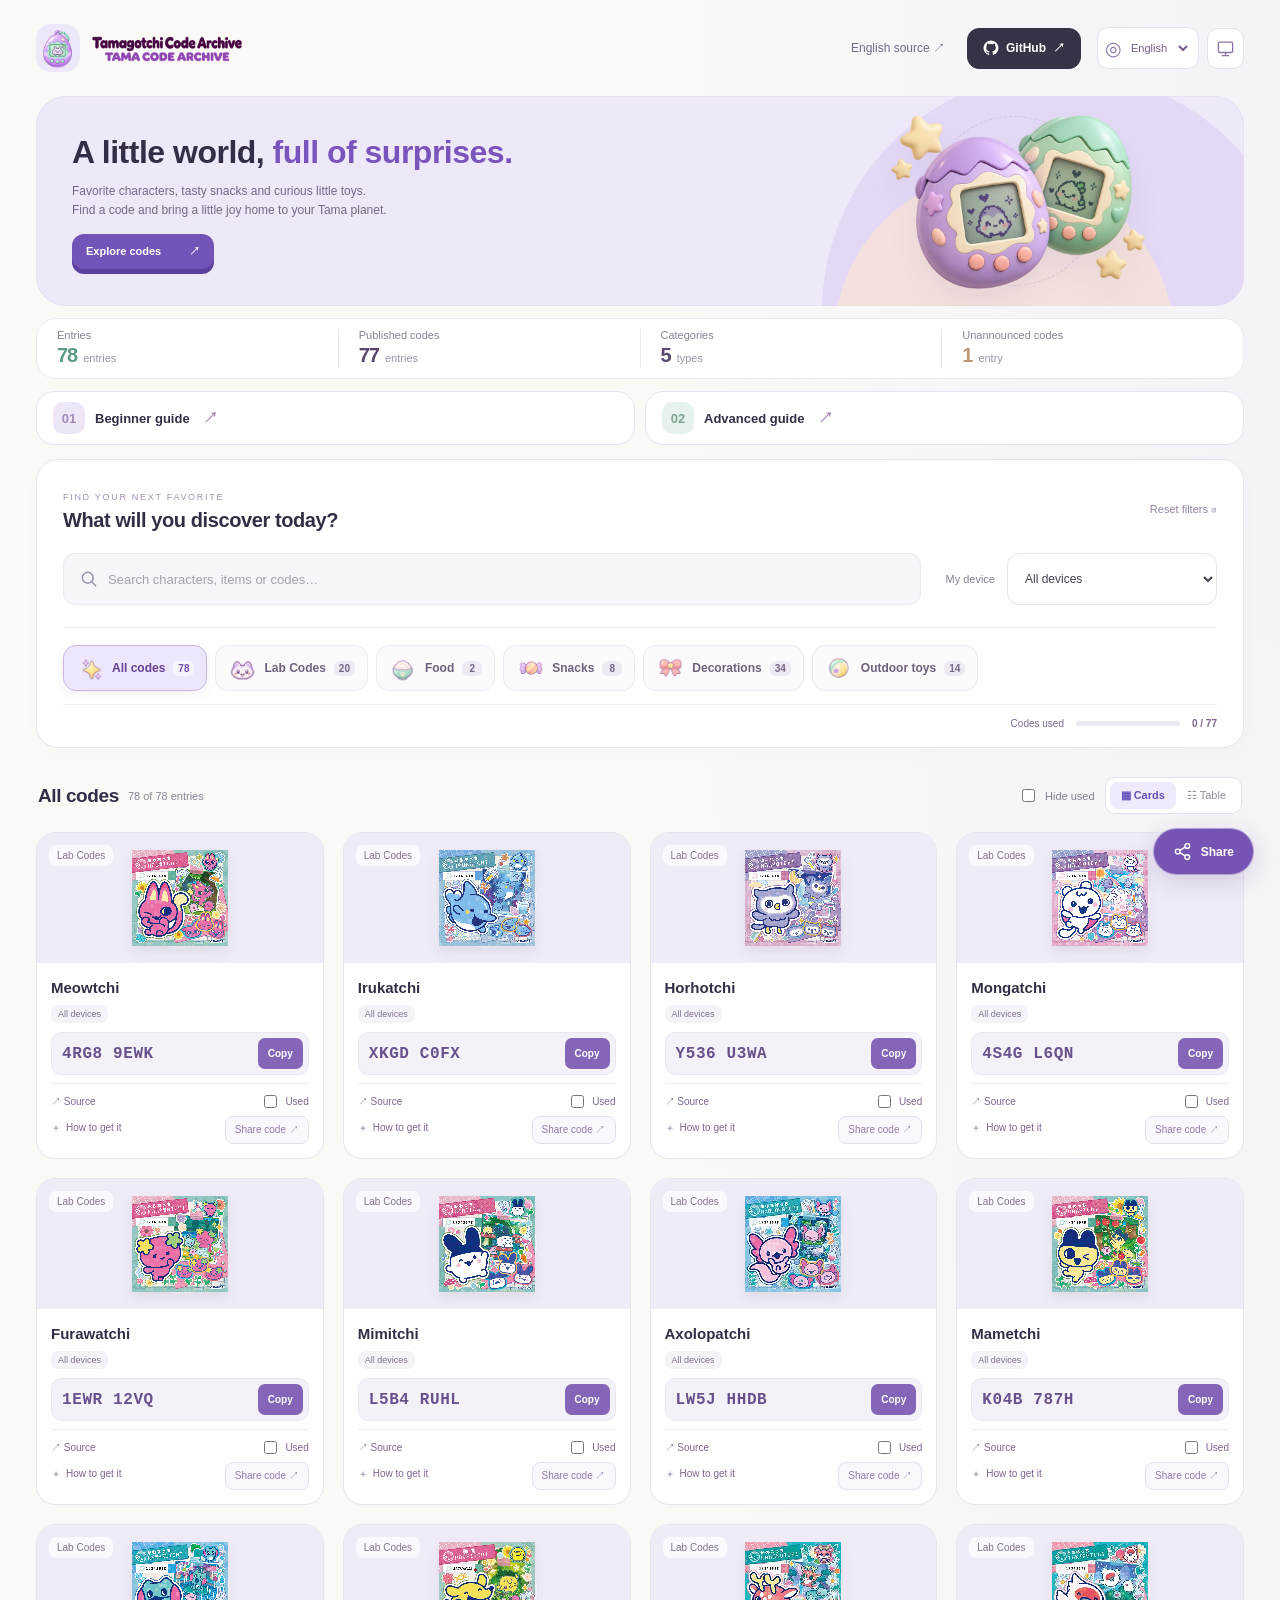
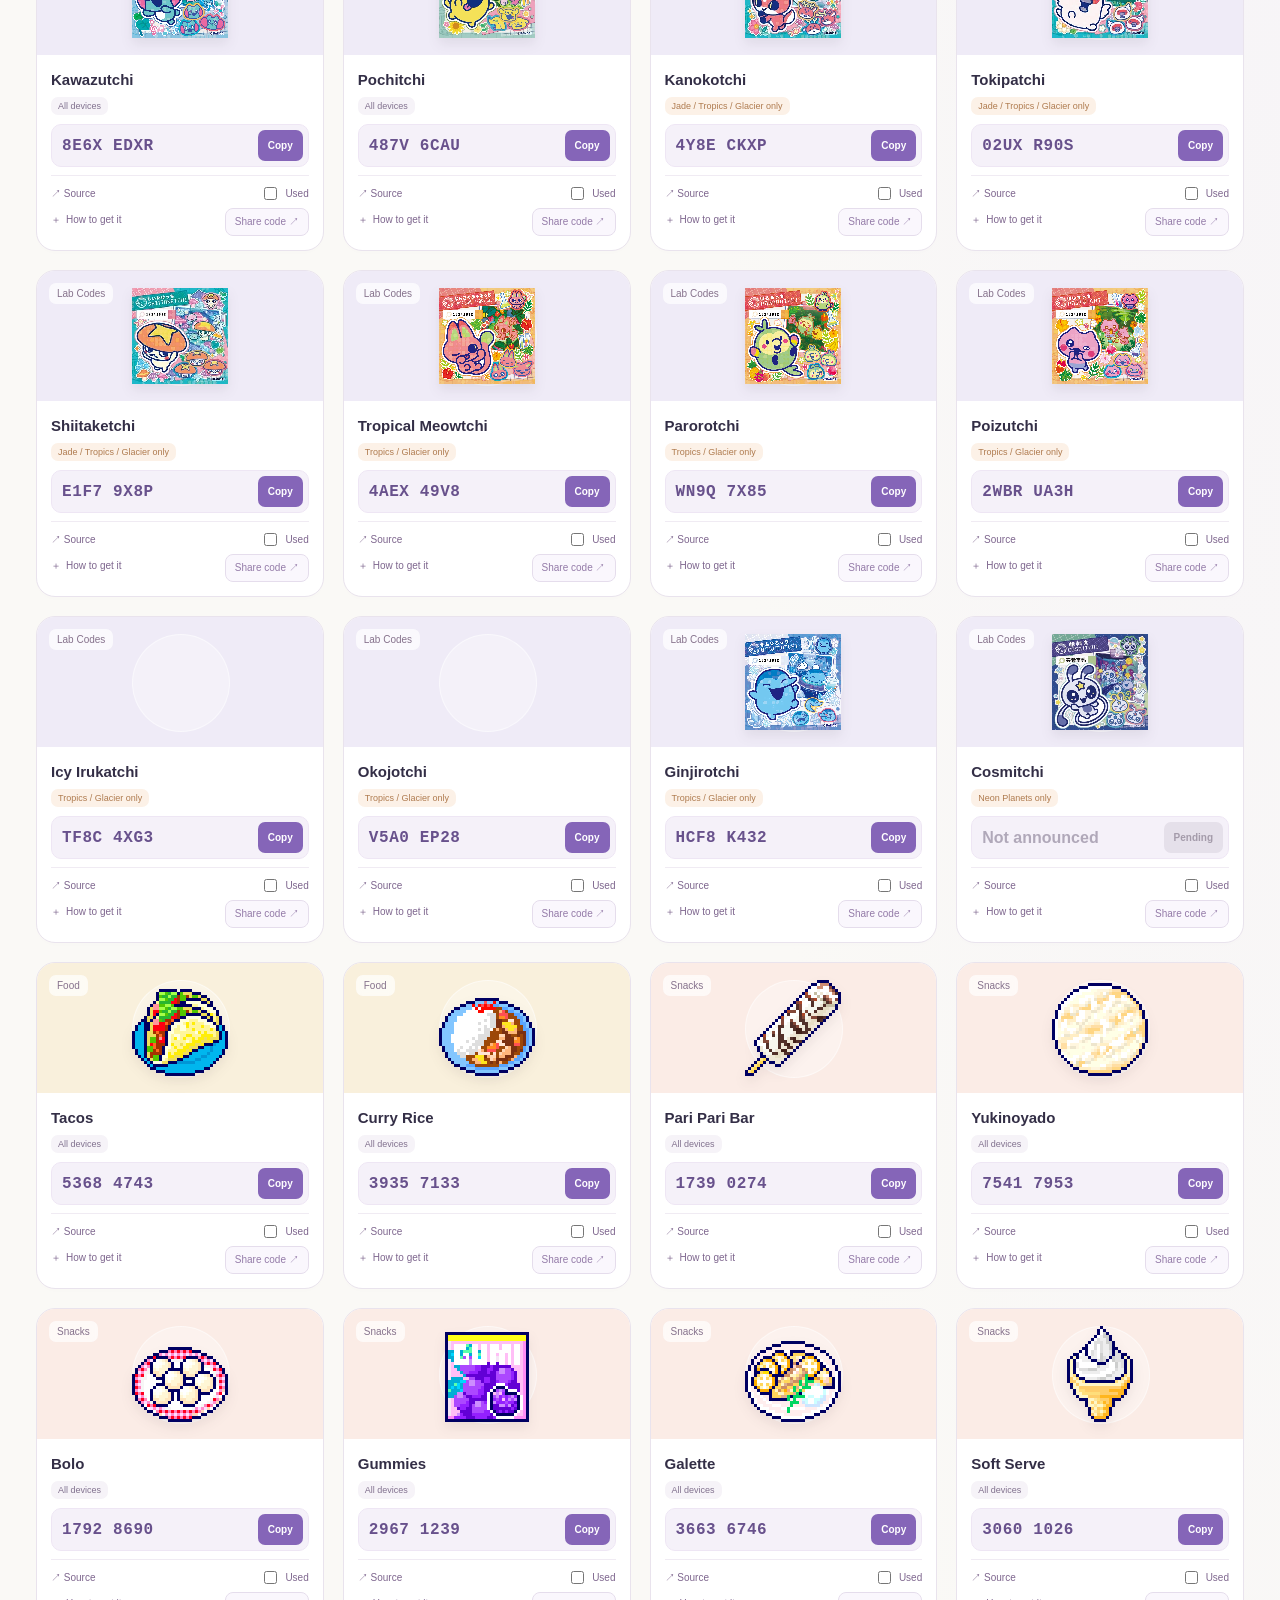
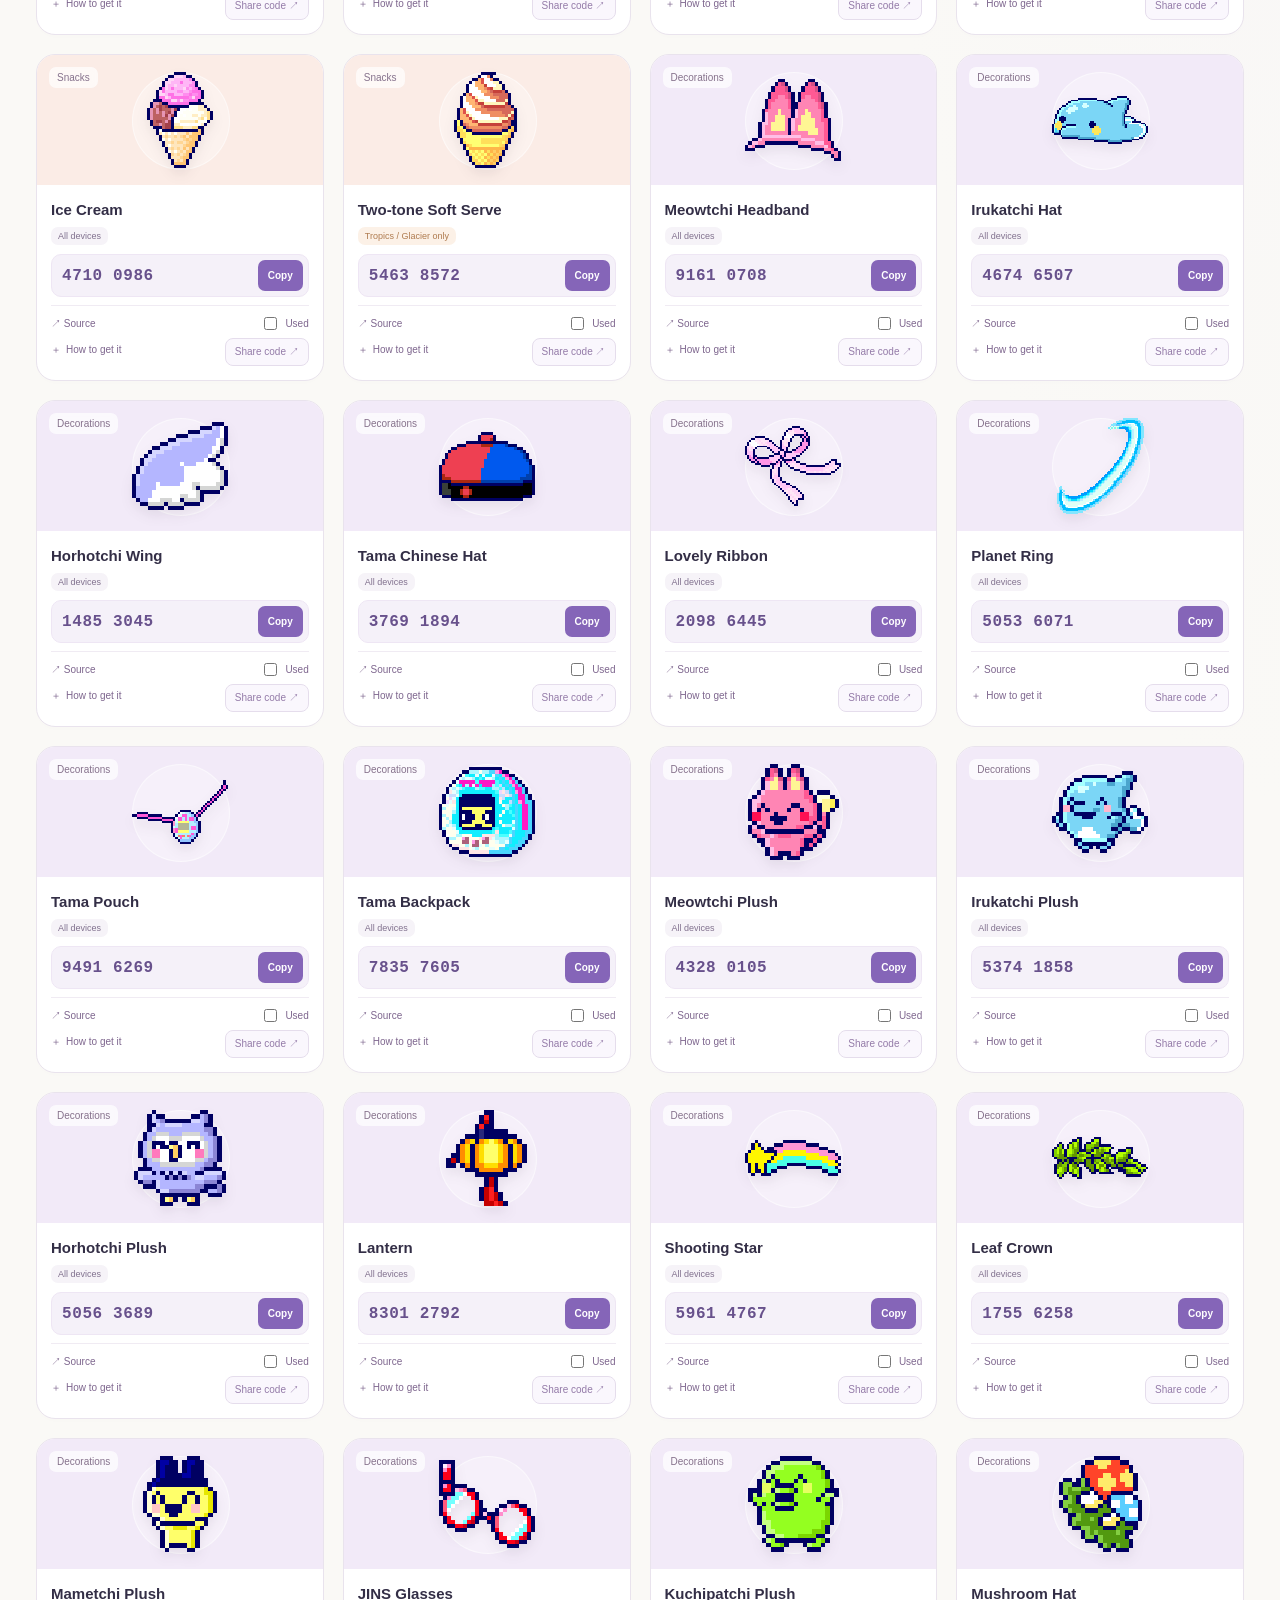
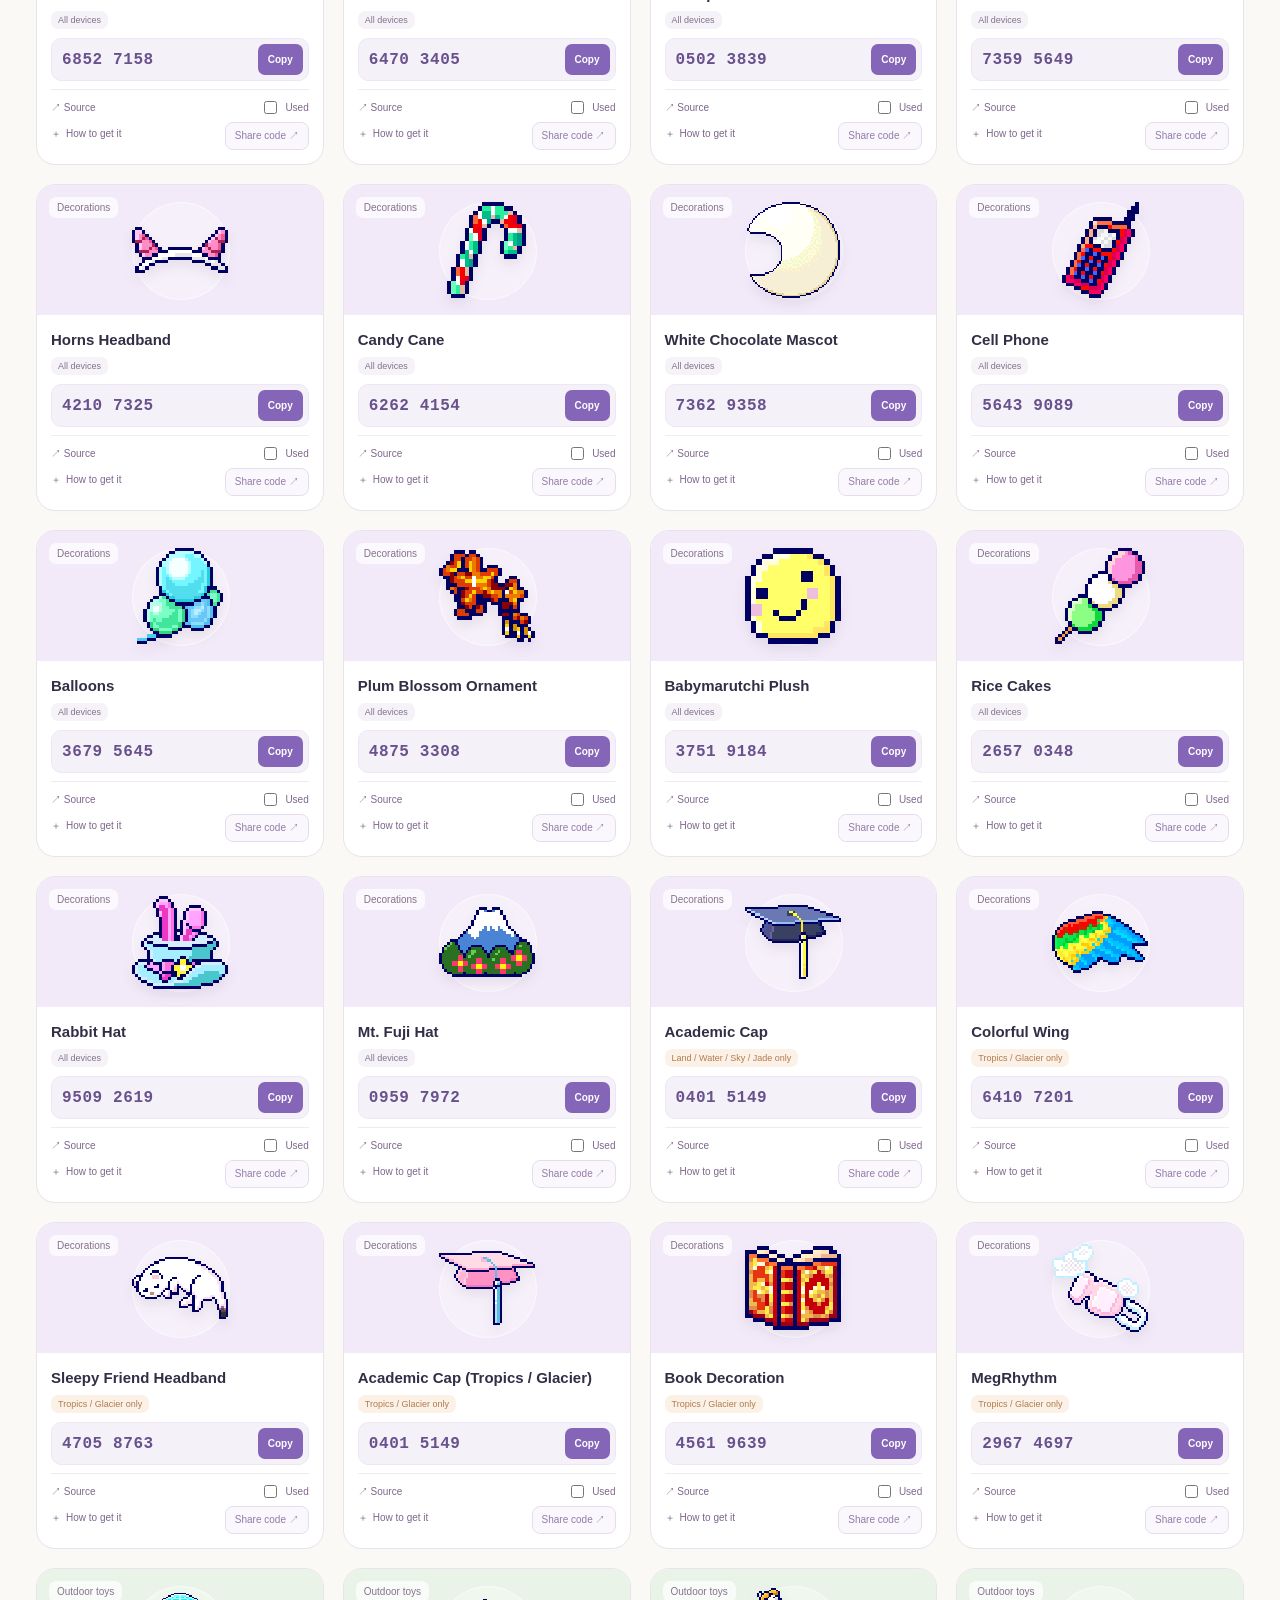
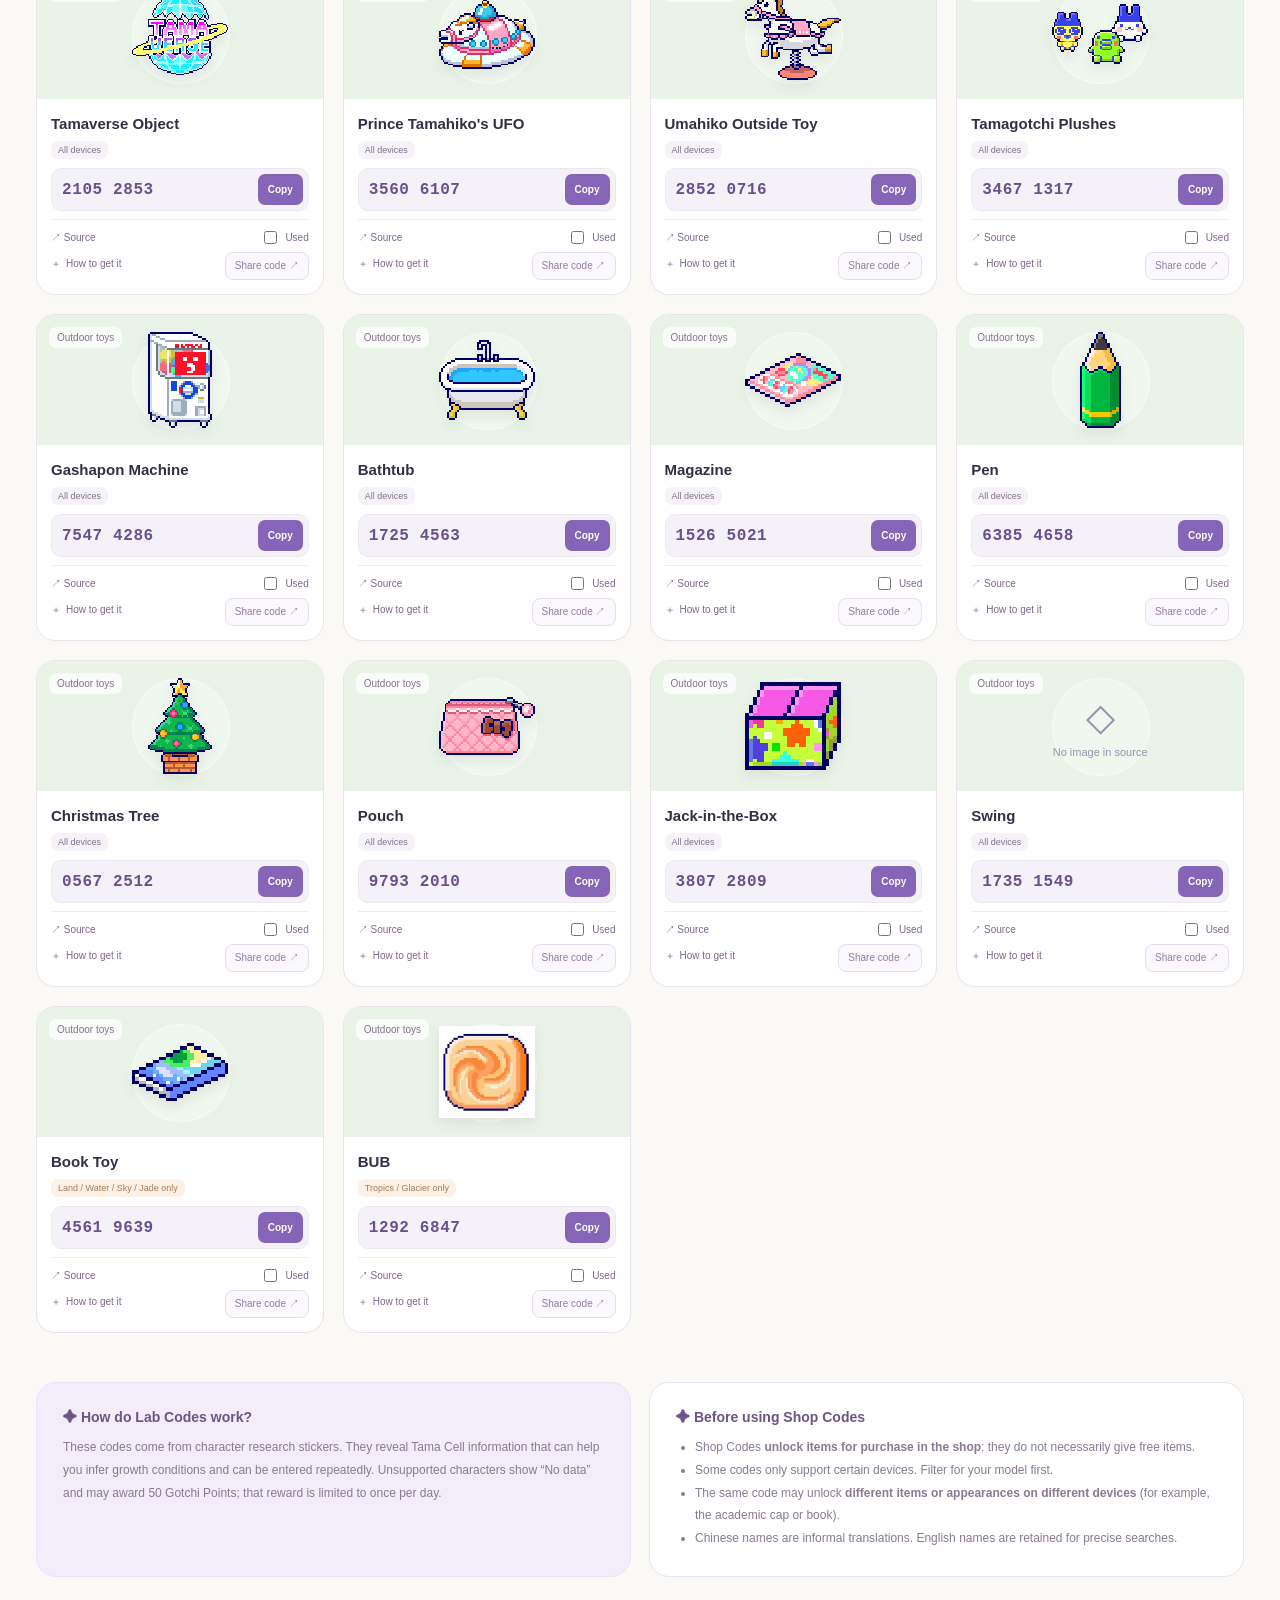
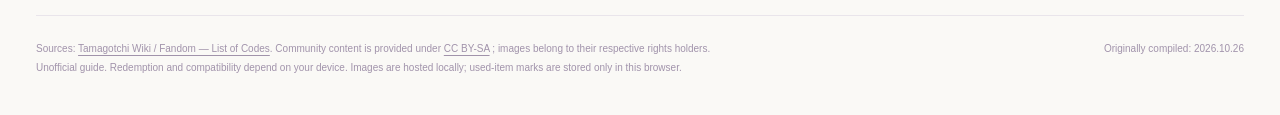
<file: public/index.html>
<!doctype html>
<html lang="zh-CN">
<head><script src="./assets/theme.js?v=20261108-header1"></script>
<meta charset="UTF-8" />
<meta name="viewport" content="width=device-width, initial-scale=1.0" />
<meta name="color-scheme" content="light" />
<meta name="description" content="拓麻歌子 Tamagotchi Paradise 中文代码图鉴，收录角色贴纸、食物、零食、装饰与户外玩具。支持版本筛选、代码复制及已使用标记。">
<meta name="theme-color" content="#6e57c9">
<link rel="icon" href="./assets/art/archive-logo-v1.png" type="image/svg+xml">
<title>拓麻歌子 Paradise · 中文代码图鉴</title>
<link rel="stylesheet" href="./assets/styles.css?v=20261108-header1">
<link rel="stylesheet" href="./assets/refresh.css?v=20261108-header1">
<link rel="stylesheet" href="./assets/i18n.css?v=20261108-header1"><script src="./assets/i18n-data.js?v=20261108-header1" defer></script><script src="./assets/i18n.js?v=20261108-header1" defer></script><link rel="stylesheet" href="./assets/share.css?v=20261108-header1"><script type="module" src="./assets/share.js?v=20261108-header1"></script><link rel="stylesheet" href="./assets/theme.css?v=20261108-header1"><link rel="stylesheet" href="./assets/polish.css?v=20261108-categories1"><script src="./assets/experience.js?v=20261108-header1" defer></script></head>
<body>
<a class="skip-link" href="#main">跳到代码列表</a>
<noscript><p class="noscript">请启用 JavaScript 以使用代码图鉴、搜索与筛选。</p></noscript>
<div class="shell">
<header class="topbar"><a href="#top" class="brand"><span class="brandmark"><img src="./assets/art/archive-logo-v1.png" alt="" width="48" height="48"></span><img class="brand-wordmark" data-wordmark="zh-CN" src="./assets/art/archive-wordmark-v1.png" alt="" width="300" height="75"><img class="brand-wordmark" data-wordmark="zh-TW" src="./assets/art/archive-wordmark-zh-TW-v2.png" alt="" width="300" height="75"><img class="brand-wordmark" data-wordmark="ja" src="./assets/art/archive-wordmark-ja-v2.png" alt="" width="300" height="75"><img class="brand-wordmark" data-wordmark="ko" src="./assets/art/archive-wordmark-ko-v2.png" alt="" width="300" height="75"><img class="brand-wordmark" data-wordmark="en" src="./assets/art/archive-wordmark-en-v2.png" alt="" width="300" height="75"><span class="brandtext"><b>拓麻歌子代码图鉴</b><small>TAMA CODE ARCHIVE</small></span></a><nav class="topbar-links" aria-label="相关链接"><a class="orig-link" href="https://tamagotchi.fandom.com/wiki/Tamagotchi_Paradise/List_of_Codes" target="_blank" rel="noopener noreferrer">查看英文原文 ↗</a><a class="github-link" href="https://github.com/isunky/TamagotchiCode" target="_blank" rel="noopener noreferrer" aria-label="GitHub 仓库"><svg aria-hidden="true" viewBox="0 0 24 24"><path fill="currentColor" d="M12 .8a11.2 11.2 0 0 0-3.54 21.83c.56.1.77-.24.77-.54v-2.1c-3.13.68-3.79-1.33-3.79-1.33-.51-1.3-1.25-1.65-1.25-1.65-1.02-.7.08-.69.08-.69 1.13.08 1.72 1.16 1.72 1.16 1 1.72 2.63 1.22 3.27.94.1-.73.4-1.23.71-1.51-2.5-.28-5.13-1.25-5.13-5.57 0-1.23.44-2.23 1.16-3.02-.12-.28-.5-1.43.1-2.98 0 0 .95-.3 3.08 1.15a10.65 10.65 0 0 1 5.6 0c2.14-1.45 3.08-1.15 3.08-1.15.61 1.55.23 2.7.11 2.98.72.79 1.15 1.79 1.15 3.02 0 4.33-2.63 5.28-5.14 5.56.4.35.76 1.03.76 2.08v3.1c0 .3.2.65.78.54A11.2 11.2 0 0 0 12 .8Z"/></svg><span>GitHub</span><span aria-hidden="true">↗</span></a></nav></header>
<section id="top" class="hero">
  <div class="hero-copy">
    <div class="eyebrow"><span class="dot"></span> 你的 PARADISE 口袋图鉴</div>
    <h1>小小世界，<br><em>藏着好多惊喜。</em></h1>
    <p>喜欢的角色、好吃的零食，还有新奇的小玩具。<br class="desktop-break">找到专属代码，把下一份快乐带回你的拓麻星球。</p>
    <div class="hero-buttons"><a class="primary-link" href="#tools">探索代码图鉴 <span aria-hidden="true">↗</span></a><a class="guide-link" href="./beginner.html">新手怎么玩？ <span aria-hidden="true">↓</span></a></div>
    <div class="hero-caption"><span aria-hidden="true">✧</span> 中文整理 · 一键复制 · 按主机版本查找</div>
  </div>
  <div class="hero-art" aria-hidden="true"><div class="art-orbit"></div><img class="hero-illustration" src="./assets/art/paradise-hero-v2.webp" alt="" width="640" height="640" fetchpriority="high"><span class="art-tag">HELLO, LITTLE WORLD!</span></div>
</section>
<section class="stats" aria-label="收录统计"><div class="stat stat-mint"><div class="stat-label">收录记录</div><strong>78</strong><small>条</small></div><div class="stat"><div class="stat-label">已公开代码</div><strong>77</strong><small>条记录</small></div><div class="stat"><div class="stat-label">兑换类别</div><strong>05</strong><small>大类</small></div><div class="stat stat-yellow"><div class="stat-label">尚未公布代码</div><strong>01</strong><small>条</small></div></section>
<section class="playbook-entry" aria-label="游玩攻略"><a href="./beginner.html"><span class="entry-icon">01</span><div><small>从第一颗蛋开始</small><h2>新手攻略 <span>↗</span></h2><p>操作入门、日常照顾与代码使用</p></div></a><a href="./advanced.html"><span class="entry-icon">02</span><div><small>解锁养成的更多可能</small><h2>进阶攻略 <span>↗</span></h2><p>细胞观察、遗传配对与版本收藏</p></div></a></section>
<section id="tools" class="toolbar" aria-label="筛选工具"><div class="toolbar-heading"><div><span class="tiny-label">FIND YOUR NEXT FAVORITE</span><h2>今天，想发现什么？</h2></div><button type="button" class="reset-filters" id="clear-filters">重置筛选 ↺</button></div><div class="toolbar-top"><div class="searchbox"><span class="search-icon" aria-hidden="true"><svg viewBox="0 0 24 24" fill="none" stroke="currentColor" stroke-width="1.8"><circle cx="10.5" cy="10.5" r="6.5"/><path d="m16 16 4 4" stroke-linecap="round"/></svg></span><input id="search" type="search" placeholder="搜搜角色、物品名称或代码…" autocomplete="off" aria-label="搜索代码"><button type="button" id="search-clear" class="search-clear" aria-label="清空搜索" hidden>×</button></div><div class="selectwrap"><label for="version">我的主机版本</label><select id="version"><option value="*">全部版本 · 不筛选</option><option value="land">粉色陆地 Land</option><option value="water">蓝色海洋 Water</option><option value="sky">紫色天空 Sky</option><option value="jade">翡翠森林 Jade</option><option value="tropics">橙色热带 Tropics</option><option value="glacier">白色冰川 Glacier</option><option value="neon">霓虹星球 Neon Planets</option></select></div></div><nav id="tabs" class="tabs" aria-label="类别选择"></nav><div id="filter-chips" class="filter-chips" aria-label="当前筛选条件" hidden></div><div class="collection-status"><span>使用进度</span><progress id="used-progress" value="0" max="77" aria-label="代码使用进度"></progress><strong id="used-count" aria-live="polite">0 / 77</strong></div></section>
<div class="info"><div class="section-title"><h2 id="list-title">全部代码</h2><span class="result" id="result-count" role="status" aria-live="polite"></span></div><div class="actions"><label class="switch" title="隐藏已经标记为使用过的代码"><input id="hide-used" type="checkbox">隐藏已使用</label><div class="view"><button id="view-grid" class="active" type="button">▦ 图鉴</button><button id="view-table" type="button">☷ 表格</button></div></div></div>
<main id="main" tabindex="-1"><div id="grid" class="grid"></div><div id="table-view" class="table-view"></div><section id="empty" class="empty"><div class="face">◕‿◕</div><h3>没有匹配的代码</h3><p>试试其他关键词、类别或主机版本。</p><button type="button" class="copy" id="reset" style="margin:10px auto 0;padding:12px 24px">清除筛选</button></section></main>
<section id="guide" class="notes"><article class="note-box purple"><h3>✦ 实验室角色码怎么用？</h3><p>这些代码来自角色研究贴纸。输入后可查看对应角色的「Tama Cells（拓麻细胞）」信息，帮助推测获得该角色的条件。贴纸代码可以重复输入。若该角色不在当前主机版本中，会显示“无数据”，并有机会获得 50 Gotchi Points 补偿；该 50G 奖励每天最多领取一次。</p></article><article class="note-box"><h3>✦ 商店兑换码注意事项</h3><ul><li>商店代码用于<strong>解锁商店里的可购买物品</strong>，并不一定直接免费发放。</li><li>部分代码仅支持特定版本；请选择自己的主机版本筛选。</li><li>相同的代码在不同版本可能对应<strong>不同物品或外观</strong>（例如学士帽、书本）。</li><li>角色的中文称呼为方便阅读的意译；准确查找可使用保留的英文名称。</li></ul></article></section>
<footer class="footer"><div>资料来源：<a href="https://tamagotchi.fandom.com/wiki/Tamagotchi_Paradise/List_of_Codes" target="_blank" rel="noopener">Tamagotchi Wiki / Fandom — List of Codes</a>。原站社群内容依据 <a href="https://www.fandom.com/licensing" target="_blank" rel="noopener">CC BY-SA</a> 许可提供，图片版权归各原权利人所有。<br>本页为非官方中文整理，兑换成功与兼容性请以实际设备为准。图片已保存在本站，无需连接原 Wiki 加载。使用标记仅保存在当前浏览器。</div><div class="date">原整理日期：2026.10.26</div></footer>
</div>
<div id="toast" class="toast" role="status" aria-live="polite"></div><div id="lightbox" class="lightbox" role="dialog" aria-modal="true" aria-label="放大查看图片"><button type="button" class="close-lightbox" aria-label="关闭">×</button><figure><img id="big-image" alt=""><figcaption id="big-caption"></figcaption></figure></div>
<script src="./assets/data.js?v=20261108-header1" defer></script>
<script src="./assets/archive-utils.js?v=20261108-header1" defer></script>
<script src="./assets/app.js?v=20261108-categories1" defer></script>
</body>
</html>
</file>
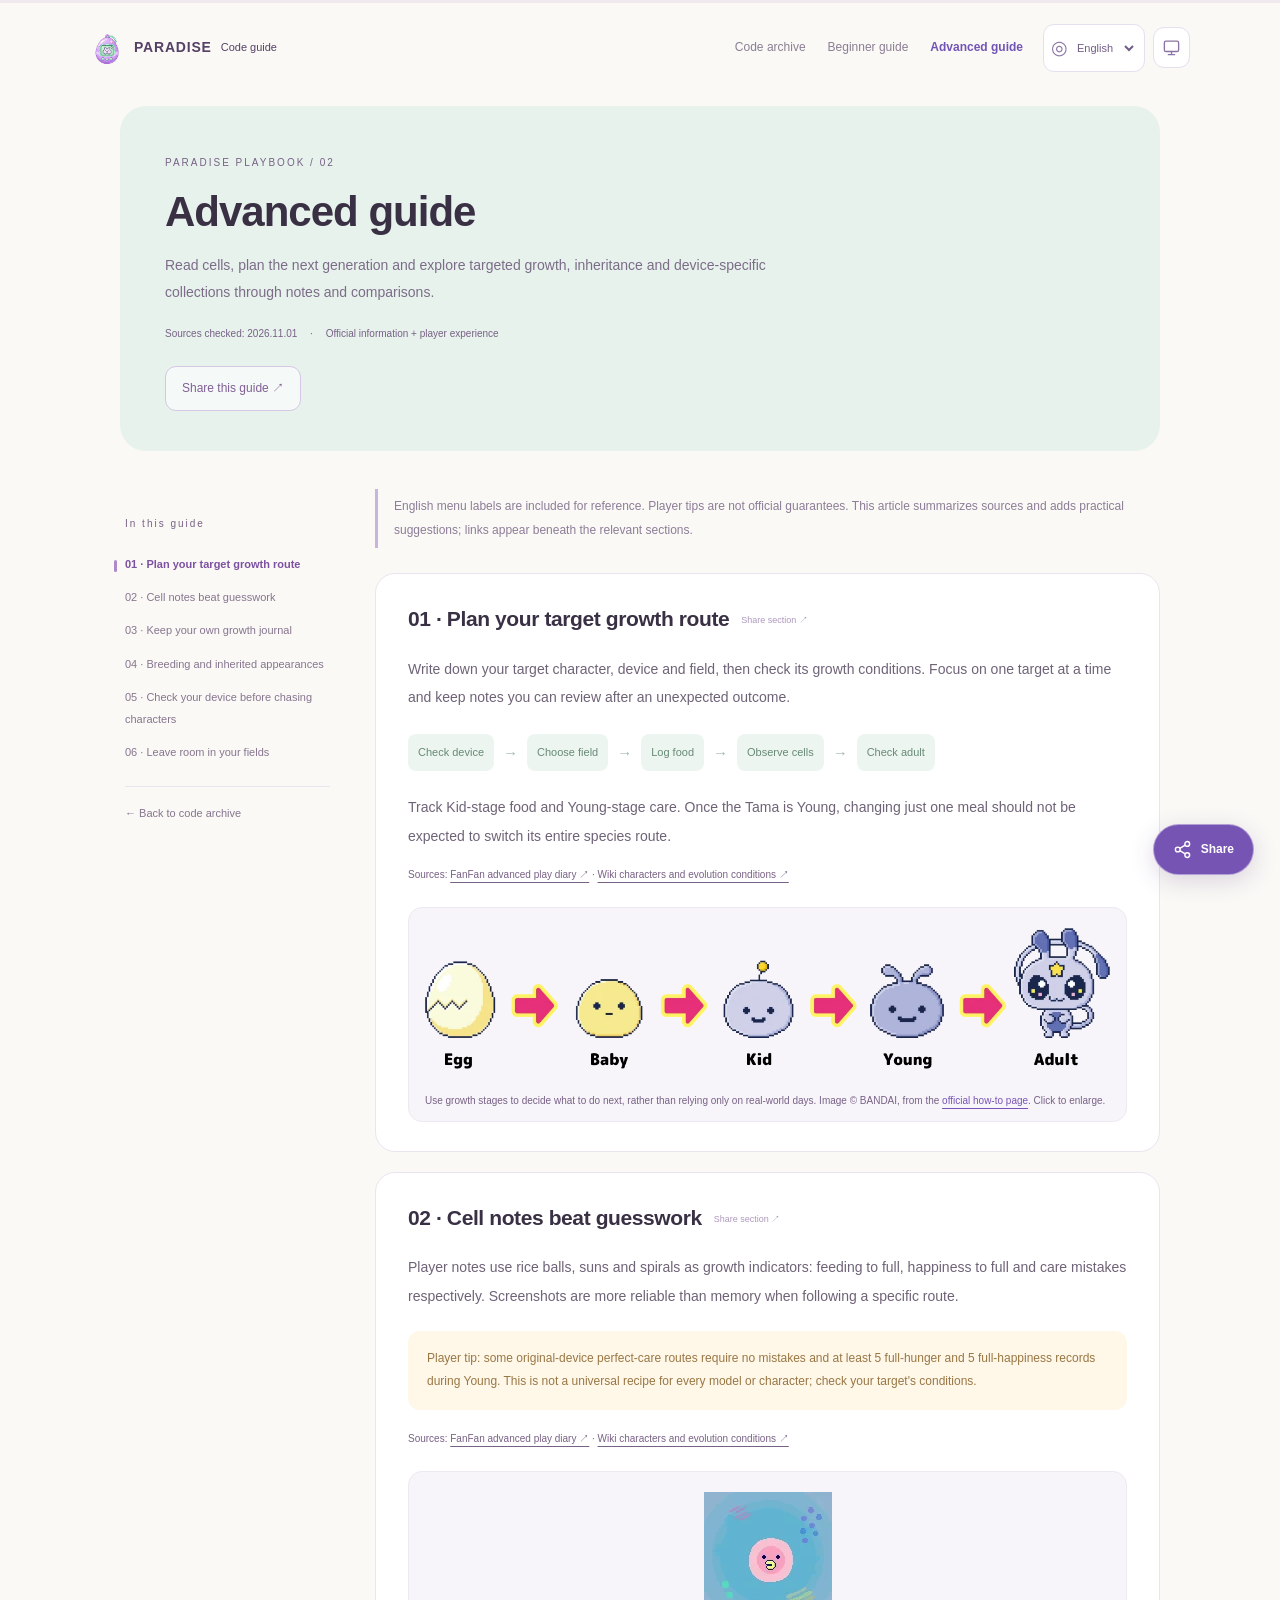
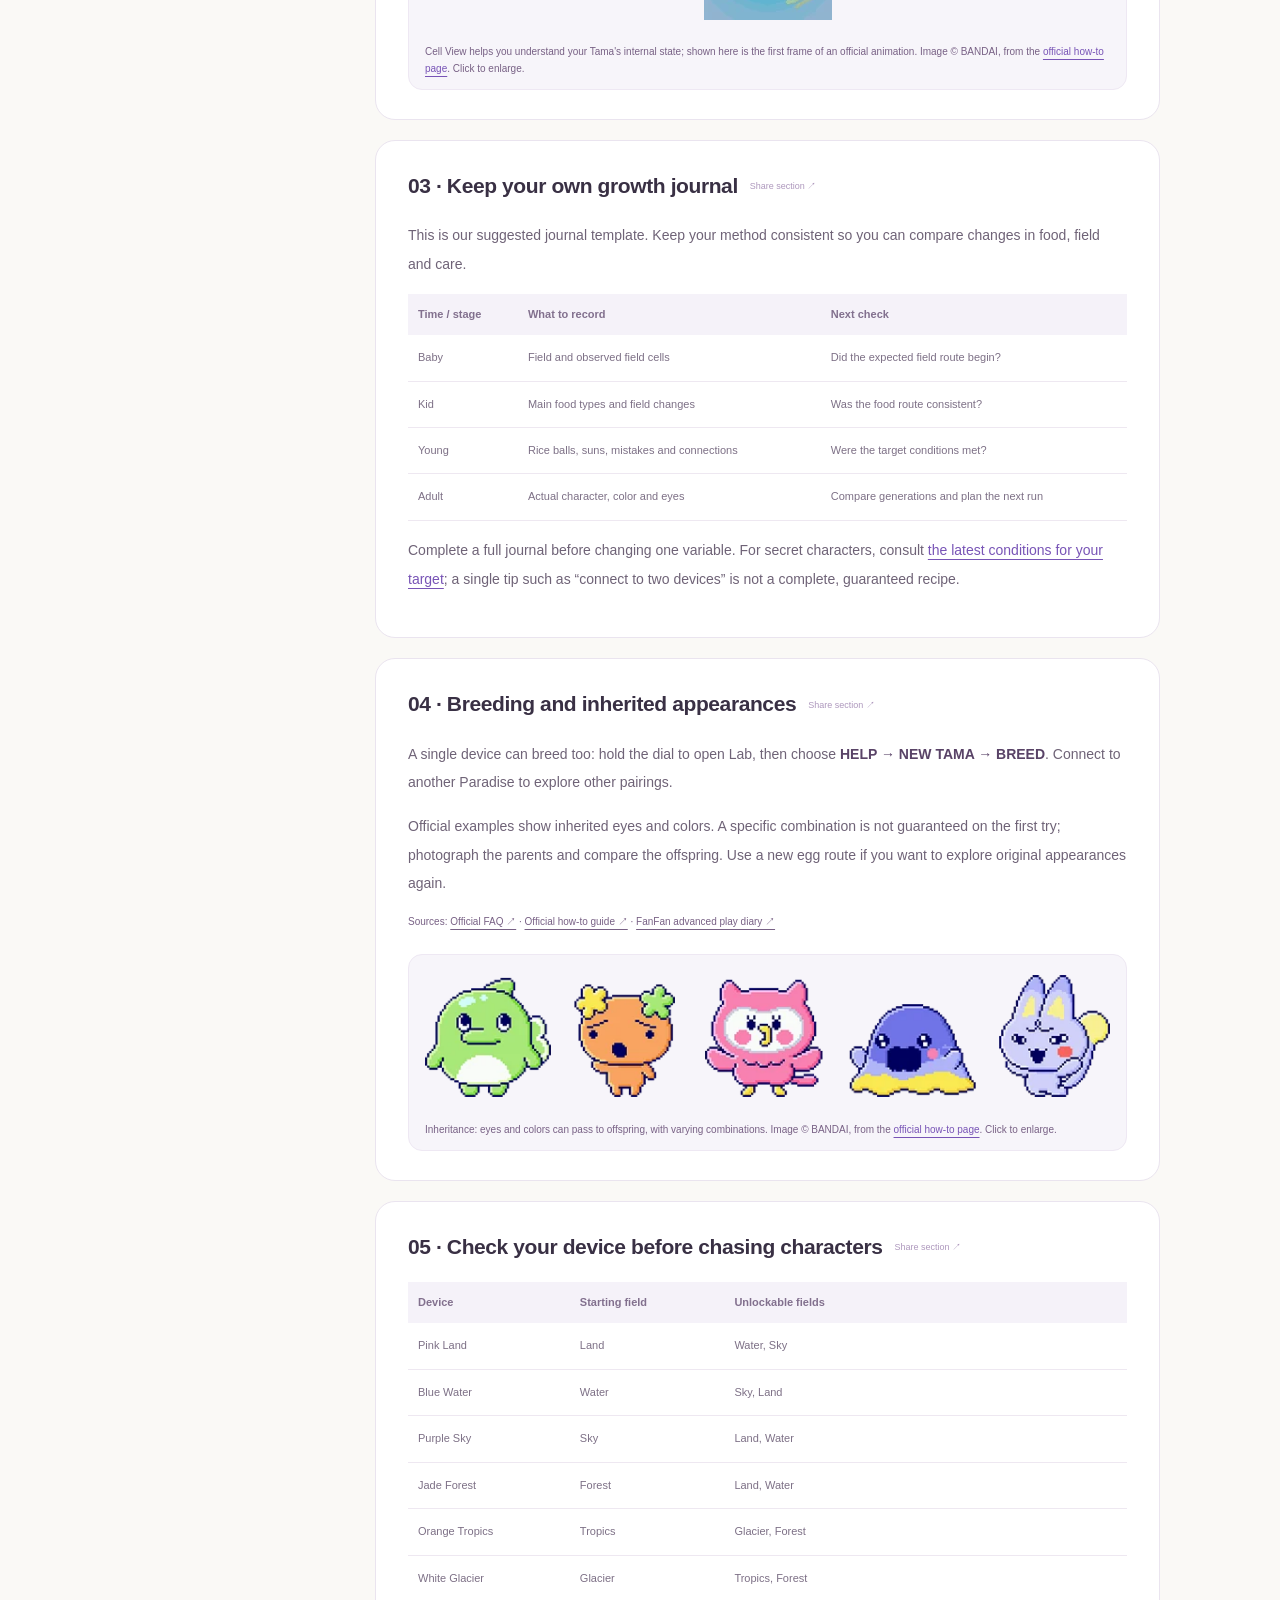
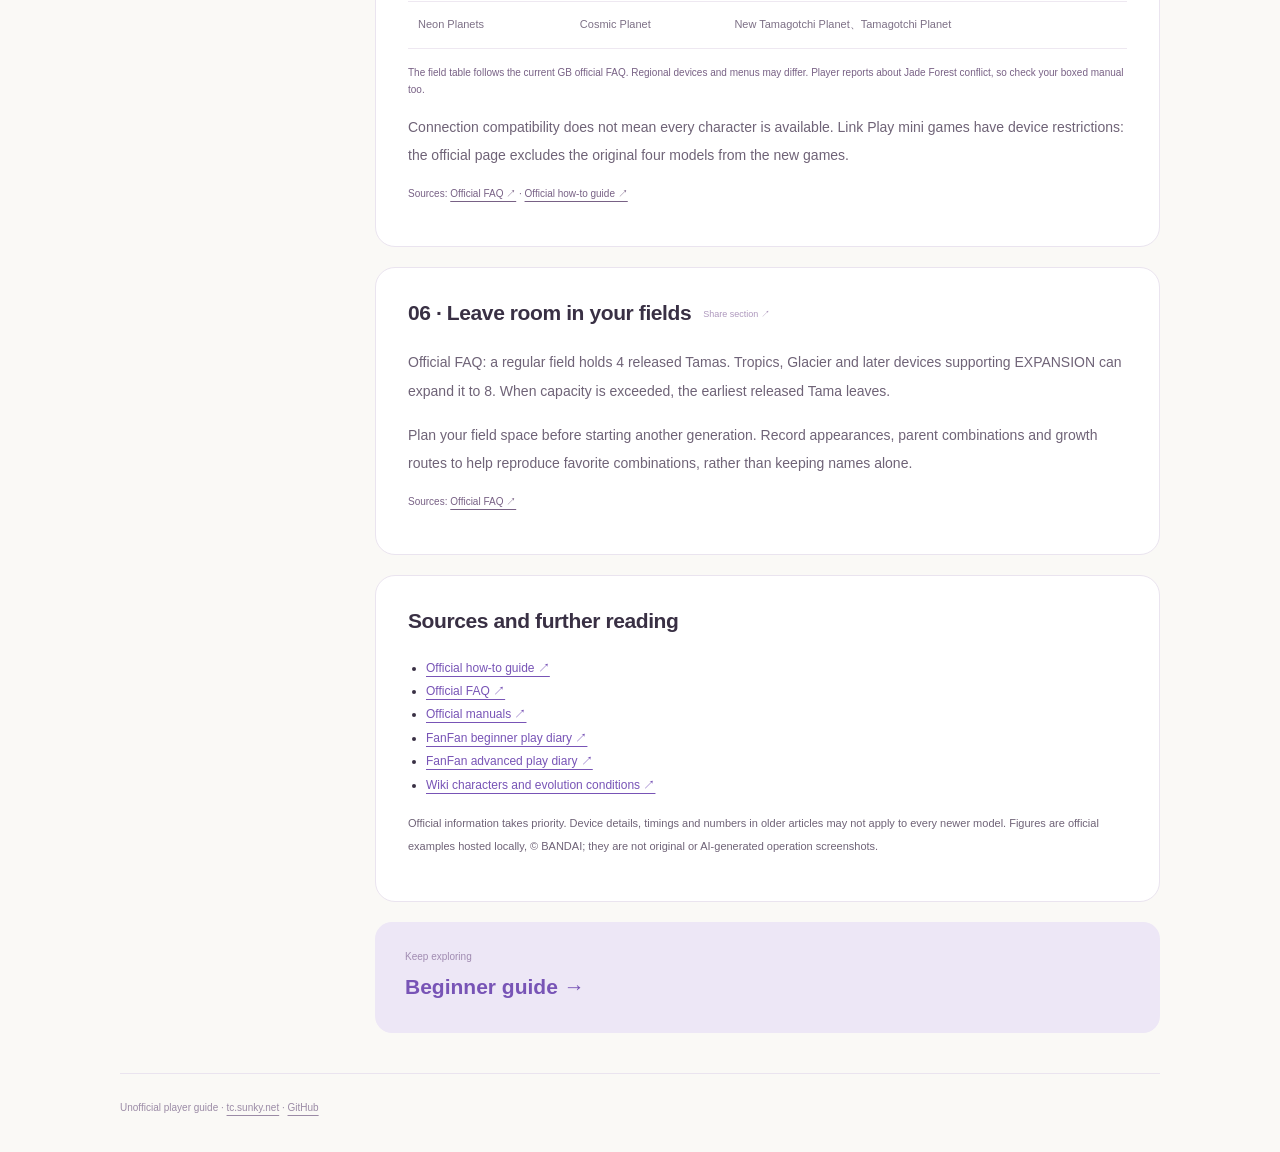
<file: public/advanced.html>
<!doctype html><html lang="zh-CN"><head><script src="./assets/theme.js?v=20261101-polish2"></script><meta charset="utf-8"><meta name="viewport" content="width=device-width,initial-scale=1"><meta name="description" content="从看懂细胞到规划下一代，用记录与对照，探索定向养成、遗传和版本收藏。"><meta name="theme-color" content="#7254c6"><title>进阶攻略 · Tamagotchi Paradise 中文图鉴</title><link rel="icon" href="./assets/art/archive-logo-v1.png"><link rel="stylesheet" href="./assets/guides.css?v=20261101-polish2"><link rel="stylesheet" href="./assets/i18n.css?v=20261101-polish2"><script src="./assets/i18n-data.js?v=20261101-polish2" defer></script><script src="./assets/i18n.js?v=20261101-polish2" defer></script><link rel="stylesheet" href="./assets/share.css?v=20261101-polish2"><script type="module" src="./assets/share.js?v=20261101-polish2"></script><link rel="stylesheet" href="./assets/theme.css?v=20261101-polish2"><link rel="stylesheet" href="./assets/polish.css?v=20261108-logo1"><script src="./assets/experience.js?v=20261101-polish2" defer></script></head><body class="advanced"><a class="skip" href="#article">跳到正文</a><header class="guide-header"><a class="brand" href="./index.html"><img src="./assets/art/archive-logo-v1.png" alt="" width="35" height="35">PARADISE <small>中文图鉴</small></a><nav aria-label="网站导航"><a href="./index.html#tools">代码图鉴</a><a href="./beginner.html" >新手攻略</a><a href="./advanced.html" aria-current="page">进阶攻略</a></nav></header><div class="guide-shell"><div class="guide-intro"><span class="kicker">PARADISE PLAYBOOK / 02</span><h1>进阶攻略</h1><p>从看懂细胞到规划下一代，用记录与对照，探索定向养成、遗传和版本收藏。</p><div class="meta">资料核对：2026.11.01 <span>·</span> 官方说明 + 玩家经验整理</div></div><div class="article-layout"><aside><span class="kicker">这篇会读到</span><nav aria-label="文章目录"><a href="#plan">01 · 定向养成：先画一条路线</a><a href="#cells">02 · 细胞观察：记录比猜测更有用</a><a href="#experiment">03 · 做一份自己的养成记录</a><a href="#breed">04 · 配对与遗传：外形可以继续变化</a><a href="#versions">05 · 先核对版本，再追新角色</a><a href="#collection">06 · 收藏规划：给场地留出位置</a></nav><a class="back" href="./index.html">← 返回代码图鉴</a></aside><main id="article"><div class="editor-note">阅读提示：菜单附英文名称便于对照；“玩家经验”不代表官方保证。本文为中文提炼与原创操作建议，来源在对应段落下方。</div><section id="plan" class="chapter"><h2>01 · 定向养成：先画一条路线</h2><p>先写下目标角色、自己的机型和对应场地，再核对角色进化条件。建议一次只追一个目标，把每次失败当成可回看的记录。</p><div class="route"><span>确认机型</span><i>→</i><span>选择场地</span><i>→</i><span>记录食物</span><i>→</i><span>观察细胞</span><i>→</i><span>核对成体</span></div><p>幼童阶段的食物选择与青少年阶段的照顾记录都值得跟踪；已经进入 Young 后，不要期待仅靠换一顿食物就能切换整个物种路线。</p><p class="references">依据：<a href="https://fanfan.com.tw/tamagotchi-1/" target="_blank" rel="noopener noreferrer">FanFan 进阶实玩记录 ↗</a> · <a href="https://tamagotchi.fandom.com/wiki/Tamagotchi_Paradise/Character_list" target="_blank" rel="noopener noreferrer">Wiki 角色与进化条件 ↗</a></p><figure><a href="./assets/guides/growth.webp" target="_blank" rel="noopener"><img src="./assets/guides/growth.webp" alt="官方角色成长五阶段示意" loading="lazy" width="1177" height="242"></a><figcaption>用成长阶段定位当前任务，不把现实天数当成唯一判断标准。 · 图片 © BANDAI，摘自<a href="https://tamagotchi-official.com/gb/series/paradise/howto/">官方玩法页</a>。点击查看大图。</figcaption></figure></section><section id="cells" class="chapter"><h2>02 · 细胞观察：记录比猜测更有用</h2><p>玩家记录常用饭团、太阳与漩涡来观察养成：饭团对应喂饱记录，太阳对应心情充足记录，漩涡提示照顾失误。想追求特定成体时，截图记录比凭记忆计数更稳妥。</p><div class="callout">玩家经验：部分原版角色的优良照顾路线需要零失误，并在 Young 阶段积累至少 5 次喂饱、5 次心情充足记录。它并非所有机型、所有角色的通用配方，仍需核对目标角色条件。</div><p class="references">依据：<a href="https://fanfan.com.tw/tamagotchi-1/" target="_blank" rel="noopener noreferrer">FanFan 进阶实玩记录 ↗</a> · <a href="https://tamagotchi.fandom.com/wiki/Tamagotchi_Paradise/Character_list" target="_blank" rel="noopener noreferrer">Wiki 角色与进化条件 ↗</a></p><figure><a href="./assets/guides/cells.webp" target="_blank" rel="noopener"><img src="./assets/guides/cells.webp" alt="官方细胞观察画面示意" loading="lazy" width="128" height="128"></a><figcaption>观察图：细胞视角能帮助了解角色体内情况；这里展示官方动画首帧。 · 图片 © BANDAI，摘自<a href="https://tamagotchi-official.com/gb/series/paradise/howto/">官方玩法页</a>。点击查看大图。</figcaption></figure></section><section id="experiment" class="chapter"><h2>03 · 做一份自己的养成记录</h2><p>下面是本站建议的记录模板。保持记录方式一致，才能看出食物、场地与照顾方式改变后的差异。</p><div class="table-wrap"><table><thead><tr><th>时间／阶段</th><th>记录内容</th><th>下次检查</th></tr></thead><tbody><tr><td>Baby</td><td>所在场地、观察到的环境细胞</td><td>是否按预期进入场地路线</td></tr><tr><td>Kid</td><td>主要食物类别、切换场地情况</td><td>食物路线是否保持一致</td></tr><tr><td>Young</td><td>饭团／太阳／失误及通讯记录</td><td>目标条件是否满足</td></tr><tr><td>Adult</td><td>实际角色、颜色与眼睛</td><td>与上一代对照，规划下一次</td></tr></tbody></table></div><p>先做一次完整记录，再调整一个变量。涉及隐藏角色时，直接查看<a href="https://tamagotchi.fandom.com/wiki/Tamagotchi_Paradise/Character_list">目标角色的最新条件</a>；不要把“连过两台机器”等单项经验当成保证成功的完整配方。</p></section><section id="breed" class="chapter"><h2>04 · 配对与遗传：外形可以继续变化</h2><p>单机也能繁殖：长按旋钮进入 Lab，再依次选择 <strong>HELP → NEW TAMA → BREED</strong>。与另一台 Paradise 通讯，则可以探索不同搭配。</p><p>官方展示的遗传特征包括眼睛和颜色。繁殖不保证一次得到指定组合；建议先拍下亲代，再与下一代对照。想重新体验原始外形，可另外尝试新蛋路线。</p><p class="references">依据：<a href="https://tamagotchi-official.com/gb/series/paradise/faq/" target="_blank" rel="noopener noreferrer">官方 FAQ ↗</a> · <a href="https://tamagotchi-official.com/gb/series/paradise/howto/" target="_blank" rel="noopener noreferrer">官方玩法说明 ↗</a> · <a href="https://fanfan.com.tw/tamagotchi-1/" target="_blank" rel="noopener noreferrer">FanFan 进阶实玩记录 ↗</a></p><figure><a href="./assets/guides/breeding.webp" target="_blank" rel="noopener"><img src="./assets/guides/breeding.webp" alt="官方亲代与下一代眼睛和颜色组合示意" loading="lazy" width="729" height="130"></a><figcaption>遗传图：眼睛与颜色可传给下一代，组合结果存在变化。 · 图片 © BANDAI，摘自<a href="https://tamagotchi-official.com/gb/series/paradise/howto/">官方玩法页</a>。点击查看大图。</figcaption></figure></section><section id="versions" class="chapter"><h2>05 · 先核对版本，再追新角色</h2><div class="table-wrap"><table><thead><tr><th>机型</th><th>初始场地</th><th>后续可解锁场地</th></tr></thead><tbody><tr><td>Pink Land</td><td>陆地</td><td>海洋、天空</td></tr><tr><td>Blue Water</td><td>海洋</td><td>天空、陆地</td></tr><tr><td>Purple Sky</td><td>天空</td><td>陆地、海洋</td></tr><tr><td>Jade Forest</td><td>森林</td><td>陆地、海洋</td></tr><tr><td>Orange Tropics</td><td>热带</td><td>冰川、森林</td></tr><tr><td>White Glacier</td><td>冰川</td><td>热带、森林</td></tr><tr><td>Neon Planets</td><td>Cosmic Planet</td><td>New Tamagotchi Planet、Tamagotchi Planet</td></tr></tbody></table></div><p class="references">场地表依据当前 GB 官方 FAQ。不同地区的销售版本与菜单可能不同；尤其森林版的玩家资料存在出入，请同时核对盒装说明。</p><p>可通讯不等于可养成所有机型角色。联机小游戏也有版本限制，官方玩法页明确原四款机型不支持新增的 Link Play 小游戏。</p><p class="references">依据：<a href="https://tamagotchi-official.com/gb/series/paradise/faq/" target="_blank" rel="noopener noreferrer">官方 FAQ ↗</a> · <a href="https://tamagotchi-official.com/gb/series/paradise/howto/" target="_blank" rel="noopener noreferrer">官方玩法说明 ↗</a></p></section><section id="collection" class="chapter"><h2>06 · 收藏规划：给场地留出位置</h2><p>官方 FAQ：普通场地可保留 4 只已释放角色；支持 EXPANSION 的热带、冰川及后续机型可扩至 8 只。超过容量后，最早释放的角色会离开。</p><p>因此，收藏时先安排好位置，再决定开始哪一代。保留外形截图、亲代组合和路线笔记，比只记录角色名字更便于复现喜欢的搭配。</p><p class="references">依据：<a href="https://tamagotchi-official.com/gb/series/paradise/faq/" target="_blank" rel="noopener noreferrer">官方 FAQ ↗</a></p></section><section class="chapter sources"><h2>来源与延伸阅读</h2><ul><li><a href="https://tamagotchi-official.com/gb/series/paradise/howto/">官方玩法说明 ↗</a></li><li><a href="https://tamagotchi-official.com/gb/series/paradise/faq/">官方 FAQ ↗</a></li><li><a href="https://tamagotchi-official.com/manual/toy/paradise/">官方说明书入口 ↗</a></li><li><a href="https://fanfan.com.tw/tamagotchi/">FanFan 新手实玩记录 ↗</a></li><li><a href="https://fanfan.com.tw/tamagotchi-1/">FanFan 进阶实玩记录 ↗</a></li><li><a href="https://tamagotchi.fandom.com/wiki/Tamagotchi_Paradise/Character_list">Wiki 角色与进化条件 ↗</a></li></ul><p>官方资料优先；旧文章中的机型、时限与具体数值不应直接套用所有新机型。图片均为官方玩法示意，已保存于本站；版权归 BANDAI，非原创或 AI 操作截图。</p></section><a class="next-guide" href="./beginner.html"><small>继续探索</small><strong>新手攻略 →</strong></a></main></div><footer>非官方玩家整理 · <a href="https://tc.sunky.net/">tc.sunky.net</a> · <a href="https://github.com/isunky/TamagotchiCode">GitHub</a></footer></div></body></html>
</file>
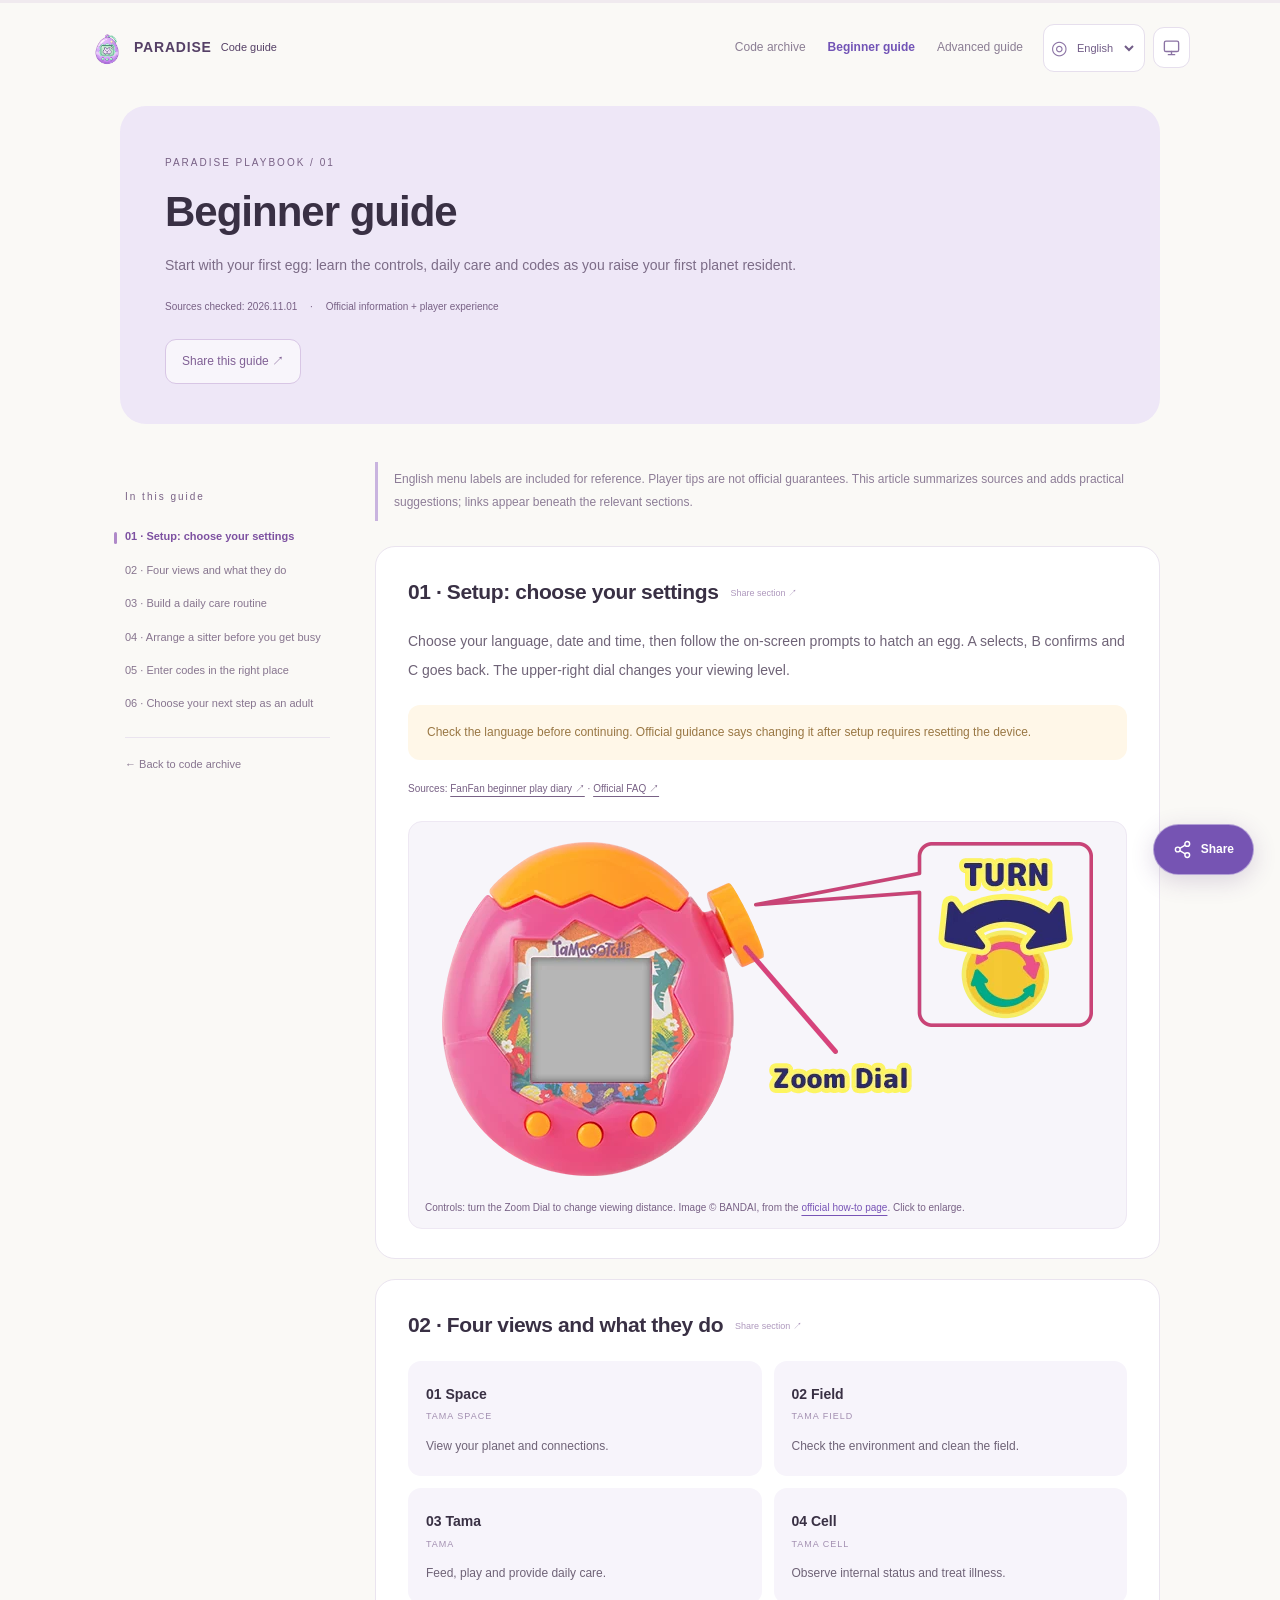
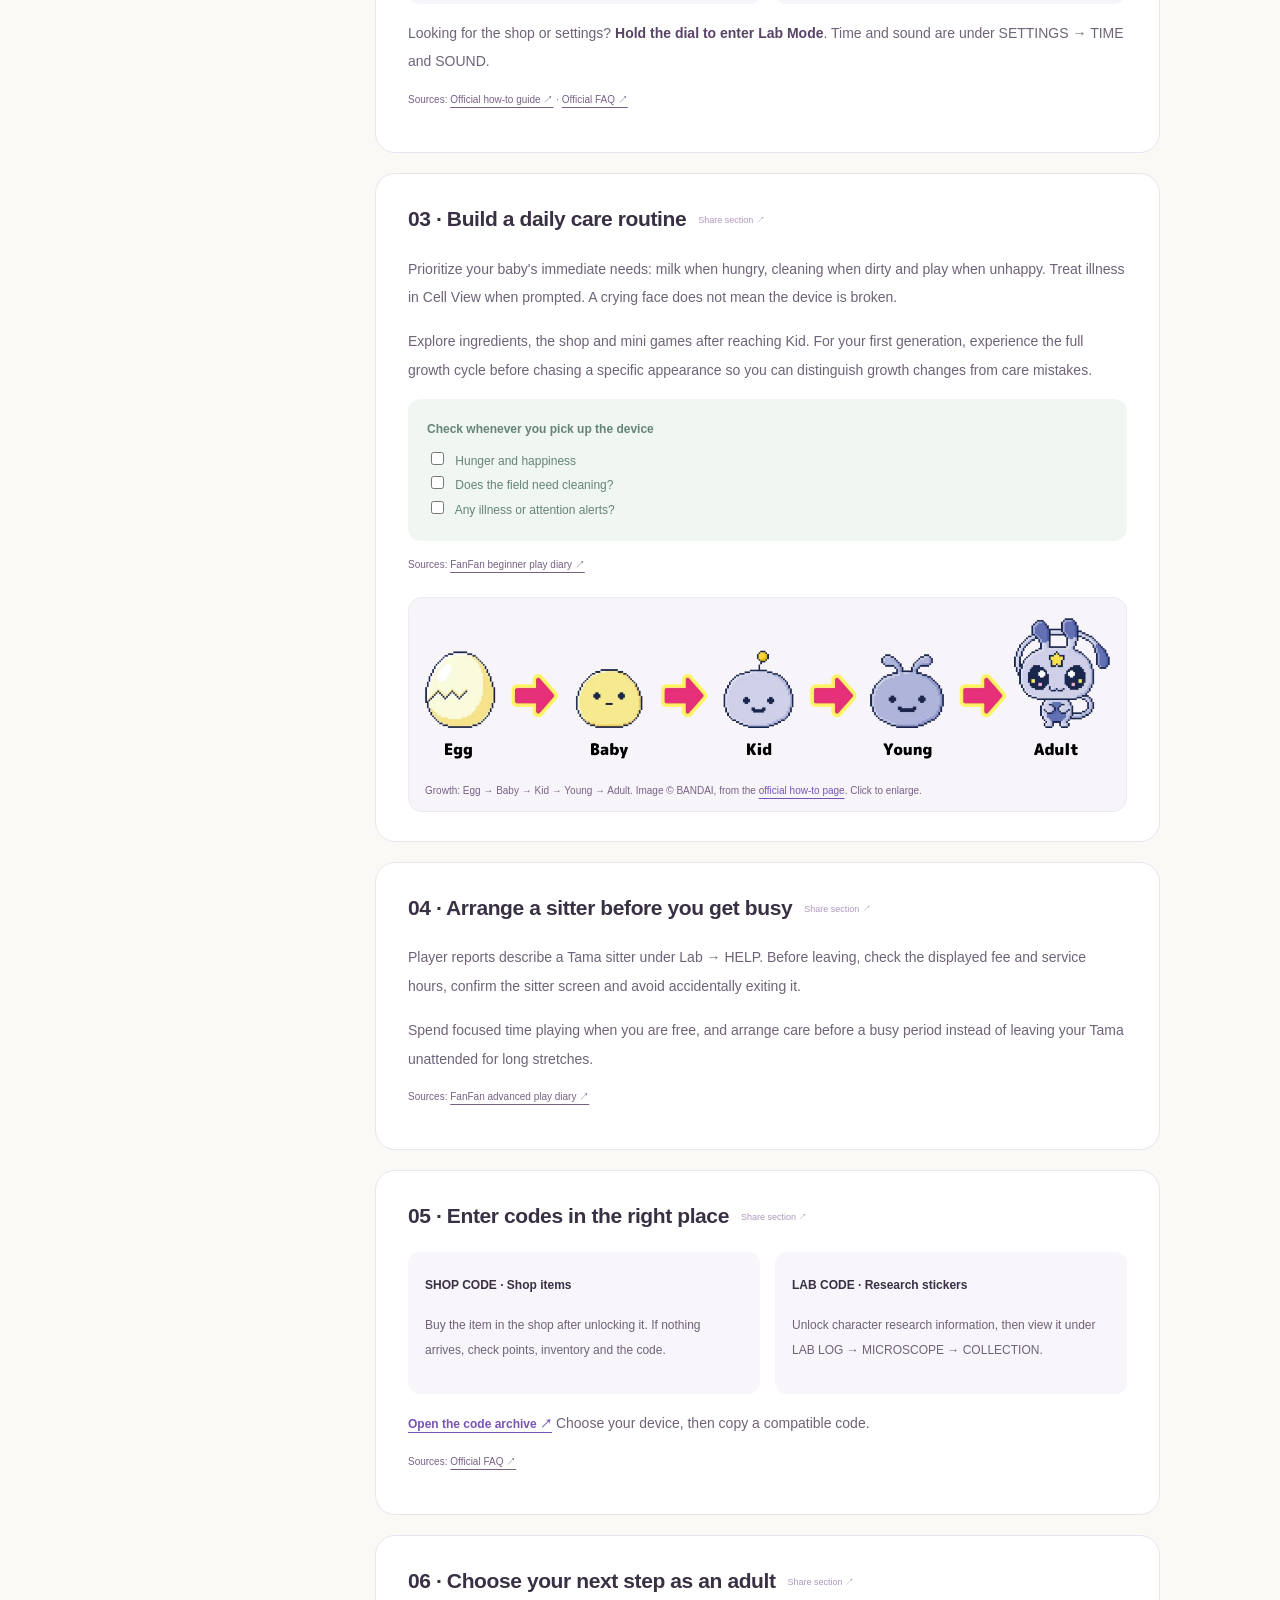
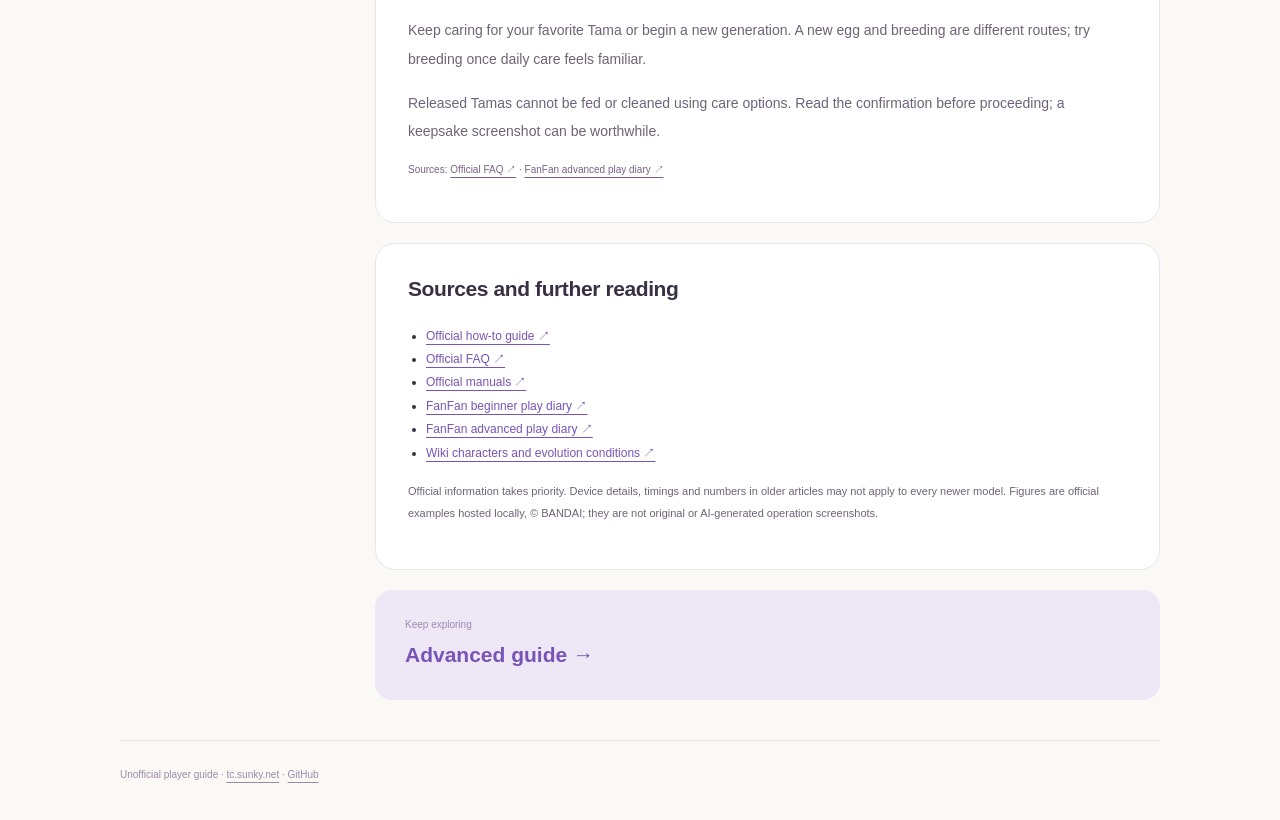
<file: public/beginner.html>
<!doctype html><html lang="zh-CN"><head><script src="./assets/theme.js?v=20261101-polish2"></script><meta charset="utf-8"><meta name="viewport" content="width=device-width,initial-scale=1"><meta name="description" content="从第一颗蛋开始，学会操作、照顾和使用代码，慢慢养出你的第一位星球居民。"><meta name="theme-color" content="#7254c6"><title>新手攻略 · Tamagotchi Paradise 中文图鉴</title><link rel="icon" href="./assets/art/archive-logo-v1.png"><link rel="stylesheet" href="./assets/guides.css?v=20261101-polish2"><link rel="stylesheet" href="./assets/i18n.css?v=20261101-polish2"><script src="./assets/i18n-data.js?v=20261101-polish2" defer></script><script src="./assets/i18n.js?v=20261101-polish2" defer></script><link rel="stylesheet" href="./assets/share.css?v=20261101-polish2"><script type="module" src="./assets/share.js?v=20261101-polish2"></script><link rel="stylesheet" href="./assets/theme.css?v=20261101-polish2"><link rel="stylesheet" href="./assets/polish.css?v=20261108-logo1"><script src="./assets/experience.js?v=20261101-polish2" defer></script></head><body class="beginner"><a class="skip" href="#article">跳到正文</a><header class="guide-header"><a class="brand" href="./index.html"><img src="./assets/art/archive-logo-v1.png" alt="" width="35" height="35">PARADISE <small>中文图鉴</small></a><nav aria-label="网站导航"><a href="./index.html#tools">代码图鉴</a><a href="./beginner.html" aria-current="page">新手攻略</a><a href="./advanced.html" >进阶攻略</a></nav></header><div class="guide-shell"><div class="guide-intro"><span class="kicker">PARADISE PLAYBOOK / 01</span><h1>新手攻略</h1><p>从第一颗蛋开始，学会操作、照顾和使用代码，慢慢养出你的第一位星球居民。</p><div class="meta">资料核对：2026.11.01 <span>·</span> 官方说明 + 玩家经验整理</div></div><div class="article-layout"><aside><span class="kicker">这篇会读到</span><nav aria-label="文章目录"><a href="#setup">01 · 开机：先把设置选对</a><a href="#views">02 · 四个视角，分别做什么</a><a href="#daily">03 · 第一代：先建立照顾习惯</a><a href="#busy">04 · 忙碌时，先安排保姆</a><a href="#codes">05 · 代码要输入到对应入口</a><a href="#next">06 · 养到成人后，再选择下一步</a></nav><a class="back" href="./index.html">← 返回代码图鉴</a></aside><main id="article"><div class="editor-note">阅读提示：菜单附英文名称便于对照；“玩家经验”不代表官方保证。本文为中文提炼与原创操作建议，来源在对应段落下方。</div><section id="setup" class="chapter"><h2>01 · 开机：先把设置选对</h2><p>初次设置时选好语言、日期和时间，跟随屏幕提示开始孵蛋。A 键选择、B 键确认、C 键返回；右上角旋钮用于切换观察层级。</p><div class="callout">先确认语言再继续。官方说明：要更换已设定的语言，需要重置设备。</div><p class="references">依据：<a href="https://fanfan.com.tw/tamagotchi/" target="_blank" rel="noopener noreferrer">FanFan 新手实玩记录 ↗</a> · <a href="https://tamagotchi-official.com/gb/series/paradise/faq/" target="_blank" rel="noopener noreferrer">官方 FAQ ↗</a></p><figure><a href="./assets/guides/zoom.webp" target="_blank" rel="noopener"><img src="./assets/guides/zoom.webp" alt="官方旋钮位置与旋转方向示意" loading="lazy" width="651" height="334"></a><figcaption>操作图：旋转 Zoom Dial，切换远近视角。 · 图片 © BANDAI，摘自<a href="https://tamagotchi-official.com/gb/series/paradise/howto/">官方玩法页</a>。点击查看大图。</figcaption></figure></section><section id="views" class="chapter"><h2>02 · 四个视角，分别做什么</h2><div class="view-map"><div><b>01 宇宙</b><span>TAMA SPACE</span><p>看星球全貌与通讯。</p></div><div><b>02 场地</b><span>TAMA FIELD</span><p>看环境、清理场地。</p></div><div><b>03 角色</b><span>TAMA</span><p>喂食、陪玩与日常照顾。</p></div><div><b>04 细胞</b><span>TAMA CELL</span><p>观察体内状态、处理疾病。</p></div></div><p>想找商店和设置？<strong>长按旋钮进入 Lab Mode</strong>。时间、声音分别位于 SETTINGS 的 TIME、SOUND。</p><p class="references">依据：<a href="https://tamagotchi-official.com/gb/series/paradise/howto/" target="_blank" rel="noopener noreferrer">官方玩法说明 ↗</a> · <a href="https://tamagotchi-official.com/gb/series/paradise/faq/" target="_blank" rel="noopener noreferrer">官方 FAQ ↗</a></p></section><section id="daily" class="chapter"><h2>03 · 第一代：先建立照顾习惯</h2><p>宝宝期优先照顾当前需求：饿了喂奶、脏了清理、情绪低落时陪玩；出现疾病提示就进入细胞视角处理。不要把哭脸当成设备故障。</p><p>进入 Kid 阶段后，再探索食材、商店和小游戏。第一次养成建议自然体验完整过程，再挑战指定外形，比较容易分清“成长变化”和“照顾失误”。</p><div class="checklist"><b>每次拿起机器，顺手检查</b><label><input type="checkbox"> 饱足度与心情</label><label><input type="checkbox"> 场地是否需要清理</label><label><input type="checkbox"> 有无疾病或呼叫提示</label></div><p class="references">依据：<a href="https://fanfan.com.tw/tamagotchi/" target="_blank" rel="noopener noreferrer">FanFan 新手实玩记录 ↗</a></p><figure><a href="./assets/guides/growth.webp" target="_blank" rel="noopener"><img src="./assets/guides/growth.webp" alt="官方 Egg、Baby、Kid、Young、Adult 成长阶段图" loading="lazy" width="1177" height="242"></a><figcaption>成长图：蛋 → 宝宝 → 幼童 → 青少年 → 成人。 · 图片 © BANDAI，摘自<a href="https://tamagotchi-official.com/gb/series/paradise/howto/">官方玩法页</a>。点击查看大图。</figcaption></figure></section><section id="busy" class="chapter"><h2>04 · 忙碌时，先安排保姆</h2><p>玩家实玩记录中，Lab 的 HELP（帮助）里可使用拓麻保姆。出门前先查看设备显示的费用与服务时间，确认进入照顾画面，再收起机器；使用期间不要误触退出。</p><p>把“有空时集中陪玩”和“忙前安排照顾”分开，会比长时间放着不管更容易照顾好第一代。</p><p class="references">依据：<a href="https://fanfan.com.tw/tamagotchi-1/" target="_blank" rel="noopener noreferrer">FanFan 进阶实玩记录 ↗</a></p></section><section id="codes" class="chapter"><h2>05 · 代码要输入到对应入口</h2><div class="compare"><div><b>SHOP CODE · 商店码</b><p>解锁后去商店购买；没收到物品时检查点数、库存及代码。</p></div><div><b>LAB CODE · 角色贴纸码</b><p>用于角色研究资料；解锁内容可在 LAB LOG → MICROSCOPE → COLLECTION 查看。</p></div></div><p><a class="inline-button" href="./index.html#tools">打开中文代码图鉴 ↗</a> 先选主机版本，再复制相应代码。</p><p class="references">依据：<a href="https://tamagotchi-official.com/gb/series/paradise/faq/" target="_blank" rel="noopener noreferrer">官方 FAQ ↗</a></p></section><section id="next" class="chapter"><h2>06 · 养到成人后，再选择下一步</h2><p>继续照顾喜欢的角色，或开始新一代。选择新蛋与配对繁殖是两种不同路线；配对的玩法可以留到熟悉照顾后再探索。</p><p>被释放到场地的角色不能再使用喂食、清理等照顾选项。操作前读清楚确认提示，保留一张纪念截图也很有意义。</p><p class="references">依据：<a href="https://tamagotchi-official.com/gb/series/paradise/faq/" target="_blank" rel="noopener noreferrer">官方 FAQ ↗</a> · <a href="https://fanfan.com.tw/tamagotchi-1/" target="_blank" rel="noopener noreferrer">FanFan 进阶实玩记录 ↗</a></p></section><section class="chapter sources"><h2>来源与延伸阅读</h2><ul><li><a href="https://tamagotchi-official.com/gb/series/paradise/howto/">官方玩法说明 ↗</a></li><li><a href="https://tamagotchi-official.com/gb/series/paradise/faq/">官方 FAQ ↗</a></li><li><a href="https://tamagotchi-official.com/manual/toy/paradise/">官方说明书入口 ↗</a></li><li><a href="https://fanfan.com.tw/tamagotchi/">FanFan 新手实玩记录 ↗</a></li><li><a href="https://fanfan.com.tw/tamagotchi-1/">FanFan 进阶实玩记录 ↗</a></li><li><a href="https://tamagotchi.fandom.com/wiki/Tamagotchi_Paradise/Character_list">Wiki 角色与进化条件 ↗</a></li></ul><p>官方资料优先；旧文章中的机型、时限与具体数值不应直接套用所有新机型。图片均为官方玩法示意，已保存于本站；版权归 BANDAI，非原创或 AI 操作截图。</p></section><a class="next-guide" href="./advanced.html"><small>继续探索</small><strong>进阶攻略 →</strong></a></main></div><footer>非官方玩家整理 · <a href="https://tc.sunky.net/">tc.sunky.net</a> · <a href="https://github.com/isunky/TamagotchiCode">GitHub</a></footer></div></body></html>
</file>
<file: public/assets/styles.css>
:root{--paper:#fbfaf7;--ink:#282637;--muted:#78758a;--line:#eae7ec;--purple:#6e57c9;--purple-dark:#51439d;--coral:#ff756a;--mint:#c9f3e7;--yellow:#fff0b7;--panel:#fff;--shadow:0 8px 30px rgba(56,45,92,.07)}
*{box-sizing:border-box}html{scroll-behavior:smooth}body{margin:0;background:var(--paper);color:var(--ink);font-family:-apple-system,BlinkMacSystemFont,"PingFang SC","Microsoft YaHei",'Noto Sans CJK SC',sans-serif;-webkit-font-smoothing:antialiased}button,input,select{font:inherit}button{cursor:pointer}a{color:inherit}
.shell{max-width:1360px;margin:auto;padding:0 34px}.topbar{height:84px;display:flex;align-items:center;justify-content:space-between;gap:16px}.brand{display:flex;gap:12px;align-items:center;text-decoration:none;color:#312d48}.brandmark{width:41px;height:41px;border-radius:14px;display:grid;place-items:center;background:#eae5ff;color:#6d54c4;font-weight:900;font-size:23px;box-shadow:inset 0 -3px 0 #d6cbfd}.brandtext b{display:block;font-size:17px;letter-spacing:.2px}.brandtext small{display:block;margin-top:1px;color:#9994a5;font-size:10px;letter-spacing:2px;font-weight:800}.topbar-links{display:flex;align-items:center;gap:9px}.orig-link,.github-link{text-decoration:none;border:1px solid #eae5ef;border-radius:30px;padding:10px 13px;font-size:12px;display:flex;align-items:center;justify-content:center;gap:7px;white-space:nowrap;transition:background .16s,border-color .16s,color .16s,transform .16s}.orig-link{background:#fff;color:#736b89}.orig-link:hover{border-color:#bdadee;color:var(--purple)}.github-link{background:#312d48;border-color:#312d48;color:#fff;font-weight:700}.github-link svg{width:16px;height:16px}.github-link:hover{background:#51439d;border-color:#51439d;transform:translateY(-1px)}
.hero{position:relative;min-height:273px;border-radius:28px;overflow:hidden;background:#eeeaff;padding:45px 52px;display:flex;align-items:center;box-shadow:inset 0 0 0 1px #e9e2fc}.hero:before{content:"";position:absolute;right:-60px;top:-105px;width:450px;height:450px;border-radius:50%;background:#e0d5ff}.hero:after{content:"";position:absolute;right:230px;bottom:-115px;width:300px;height:300px;border-radius:50%;background:#fff8db;opacity:.8}.hero-copy{position:relative;z-index:2;max-width:720px}.eyebrow{display:flex;gap:8px;align-items:center;font-size:12px;color:#745fb6;font-weight:800;letter-spacing:1.5px;margin-bottom:17px}.eyebrow .dot{width:7px;height:7px;border-radius:50%;background:var(--coral)}h1{margin:0;font-size:clamp(29px,4vw,48px);letter-spacing:-1.1px;line-height:1.23;font-weight:850}h1 em{font-style:normal;color:#7660d0}.hero p{font-size:14px;color:#6c638e;max-width:630px;line-height:1.95;margin:15px 0 0}.hero-art{position:absolute;z-index:2;right:45px;bottom:-26px;display:flex;align-items:flex-end;transform:rotate(-7deg)}.hero-art .sample{width:126px;height:146px;border-radius:28px;background:rgba(255,255,255,.93);border:5px solid #fff;box-shadow:0 13px 25px rgba(64,47,120,.15);display:flex;align-items:center;justify-content:center;position:relative}.hero-art .sample:first-child{transform:translate(22px,18px) rotate(-12deg);background:#d5f7ef}.hero-art .sample:last-child{transform:translate(-14px,3px) rotate(13deg);background:#ffddd0}.hero-art img{width:96px;height:106px;object-fit:contain;image-rendering:pixelated;filter:drop-shadow(0 5px 4px rgba(0,0,0,.06))}.spark{position:absolute;color:#ff9674;font-size:30px;font-weight:900;z-index:3}.spark.one{right:55px;top:28px}.spark.two{right:310px;bottom:27px;color:#927ad3}
.stats{display:flex;flex-wrap:wrap;align-items:stretch;gap:13px;margin:22px 0 31px}.stat{flex:1;min-width:140px;background:#fff;border:1px solid #eeeaf0;border-radius:18px;padding:19px 21px}.stat-label{color:#898393;font-size:12px;margin-bottom:7px}.stat strong{font-size:28px;line-height:1.25;letter-spacing:-1px}.stat small{font-size:11px;color:#a3a0aa;margin-left:6px}.stat.stat-mint{background:#e8faf5;border-color:#ddf2ec}.stat.stat-yellow{background:#fff7dd;border-color:#ffefbe}
.toolbar{position:relative;border-radius:22px;border:1px solid #eae5ed;background:#fff;box-shadow:var(--shadow);padding:21px 23px 18px}.toolbar-top{display:flex;align-items:center;gap:14px;justify-content:space-between}.searchbox{position:relative;flex:1;max-width:680px}.searchbox .search-icon{position:absolute;left:16px;top:50%;transform:translateY(-50%);color:#9790a9;font-size:20px;line-height:1}.searchbox input{width:100%;height:48px;border:1px solid #e9e5eb;background:#faf9fc;border-radius:13px;outline:none;padding:0 16px 0 44px;font-size:14px;color:#373046}.searchbox input:focus{border-color:#afa2df;box-shadow:0 0 0 3px #ede8ff}.searchbox input::placeholder{color:#a5a0ad}.selectwrap{display:flex;align-items:center;gap:10px}.selectwrap label{font-size:12px;color:#858093;white-space:nowrap}.selectwrap select{background:#fff;border:1px solid #e8e5ec;border-radius:12px;padding:12px 32px 12px 13px;font-size:12px;color:#484154;min-height:44px;max-width:260px}.tabs{margin-top:19px;display:flex;flex-wrap:wrap;gap:8px}.tab{border:1px solid transparent;border-radius:12px;padding:11px 15px;background:transparent;font-size:13px;font-weight:650;color:#777183;white-space:nowrap;transition:background .15s}.tab:hover{background:#f7f4fc}.tab.active{background:#6f59c8;color:#fff;box-shadow:0 3px 8px #b7a5f26b}.tab .count{font-size:11px;opacity:.72;margin-left:6px}
.info{display:flex;align-items:center;justify-content:space-between;gap:15px;margin:28px 2px 17px}.section-title{display:flex;align-items:center;gap:9px}.section-title h2{margin:0;font-size:20px;letter-spacing:-.4px}.section-title .result{font-size:12px;color:#8c8599;font-weight:500}.actions{display:flex;align-items:center;gap:10px}.view{border:1px solid #e6e1ed;background:#fff;border-radius:11px;display:flex;padding:4px}.view button{border:0;background:transparent;color:#938d9e;padding:7px 11px;border-radius:8px;font-size:12px}.view button.active{background:#eee9fb;color:#6652bb;font-weight:750}.switch{font-size:12px;color:#868092;display:flex;gap:7px;align-items:center;cursor:pointer}.switch input{accent-color:#735cca;cursor:pointer}
.grid{display:grid;grid-template-columns:repeat(4,minmax(0,1fr));gap:17px;padding-bottom:27px}.item{min-width:0;position:relative;background:#fff;border:1px solid #eeebef;border-radius:20px;overflow:hidden;transition:box-shadow .2s,transform .2s}.item:hover{transform:translateY(-3px);box-shadow:0 14px 36px rgba(53,41,83,.11)}.item.used{opacity:.62}.item-top{position:relative;height:166px;display:flex;align-items:center;justify-content:center;background:#f0edff;border-bottom:1px solid #f0edf1}.item[data-cat="food"] .item-top{background:#fff1d9}.item[data-cat="snack"] .item-top{background:#fff0e9}.item[data-cat="deco"] .item-top{background:#f4edff}.item[data-cat="toy"] .item-top{background:#eaf8ee}.item-top:before{content:"";display:block;position:absolute;width:120px;height:120px;border-radius:50%;background:rgba(255,255,255,.53);top:22px;left:calc(50% - 60px)}.sprite{position:relative;z-index:1;width:112px;height:112px;object-fit:contain;image-rendering:pixelated;cursor:zoom-in;filter:drop-shadow(0 6px 6px rgba(47,32,52,.08));transition:transform .2s}.item:hover .sprite{transform:scale(1.06)}.no-img{position:relative;z-index:1;display:flex;flex-direction:column;align-items:center;gap:7px;color:#9992ad;font-size:11px}.no-img .ico{font-size:38px}.cat-label{position:absolute;top:13px;left:14px;z-index:2;border-radius:8px;background:rgba(255,255,255,.82);backdrop-filter:blur(3px);font-weight:650;font-size:11px;color:#72677f;padding:6px 9px}.item-body{padding:17px 17px 15px}.item-name{font-size:16px;font-weight:800;line-height:1.4;min-height:22px}.item-en{font-size:11px;color:#9c95a5;margin-top:4px;white-space:nowrap;text-overflow:ellipsis;overflow:hidden}.edition{display:inline-flex;align-items:center;margin-top:12px;border-radius:7px;background:#f5f3f8;color:#837990;font-size:10px;padding:5px 8px;max-width:100%}.edition.restricted{background:#fff0e8;color:#bf754c}.codebox{margin-top:15px;display:flex;align-items:center;gap:8px;background:#f7f5fa;border-radius:11px;min-height:50px;padding:5px 6px 5px 12px}.code{font-weight:800;font-size:18px;letter-spacing:1.1px;color:#463d6c;white-space:nowrap;font-family:ui-monospace,Consolas,Monaco,'Courier New',monospace;font-variant-numeric:tabular-nums}.code.pending{font-family:inherit;letter-spacing:0;color:#b0a8b9;font-size:13px}.copy{margin-left:auto;border:0;background:#735fc7;color:#fff;border-radius:8px;padding:10px 10px;font-size:11px;font-weight:750;white-space:nowrap;min-width:42px}.copy:hover{background:#5740b0}.copy:disabled{background:#e5e0ea;color:#a49baa;cursor:not-allowed}.item-note{font-size:11px;line-height:1.65;color:#8b8493;min-height:39px;margin-top:13px;display:-webkit-box;-webkit-line-clamp:2;-webkit-box-orient:vertical;overflow:hidden}.item-foot{margin-top:13px;padding-top:11px;border-top:1px solid #f0edf3;display:flex;justify-content:space-between;align-items:center}.source-btn{font-size:11px;color:#8275b6;text-decoration:none}.source-btn:hover{text-decoration:underline}.mark{display:flex;gap:5px;align-items:center;font-size:11px;color:#9991a3;cursor:pointer}.mark input{accent-color:#745bca}
.empty{display:none;text-align:center;padding:85px 15px;background:#fff;border:1px dashed #dcd5e8;border-radius:20px;margin-bottom:26px}.empty .face{font-size:41px}.empty h3{font-size:18px}.empty p{font-size:13px;color:#928a9b}
.table-view{display:none;background:#fff;border:1px solid #e9e5ee;border-radius:17px;overflow:auto;margin-bottom:26px}.table-view table{width:100%;border-collapse:collapse;min-width:830px}.table-view th{text-align:left;background:#f7f5fb;color:#8c839e;font-size:11px;padding:15px 16px;white-space:nowrap;letter-spacing:.2px}.table-view td{border-top:1px solid #f2eff4;padding:12px 16px;font-size:12px;color:#635d70;vertical-align:middle}.table-view .tiny-img{width:52px;height:52px;object-fit:contain;image-rendering:pixelated;background:#f6f2ff;border-radius:9px}.table-view .t-name{font-size:13px;font-weight:800;color:#342f42}.table-view small{display:block;color:#9892a4;margin-top:5px}.table-view .copy{margin:0 0 0 8px}.table-view .code{font-size:15px}.table-view tr.used{opacity:.55}
.notes{margin:27px 0 38px;display:grid;grid-template-columns:1fr 1fr;gap:15px}.note-box{border-radius:20px;background:#fff;padding:21px 23px;border:1px solid #eeeaf1}.note-box h3{margin:0 0 11px;font-size:15px}.note-box p,.note-box li{color:#757080;line-height:1.9;font-size:12px;margin:0}.note-box ul{margin:0;padding-left:19px}.note-box.purple{background:#f2edff;border-color:#eae3ff}.footer{padding:20px 0 48px;border-top:1px solid #e9e5eb;color:#8f8998;display:flex;justify-content:space-between;gap:15px;font-size:11px;line-height:1.9}.footer a{text-underline-offset:3px}.footer .date{white-space:nowrap}
.toast{position:fixed;z-index:99;bottom:26px;left:50%;transform:translate(-50%,70px);border-radius:100px;background:#332948;color:#fff;font-size:13px;padding:13px 21px;box-shadow:0 8px 25px #30284a44;opacity:0;pointer-events:none;transition:all .25s}.toast.on{opacity:1;transform:translate(-50%,0)}.lightbox{display:none;position:fixed;inset:0;z-index:101;background:rgba(22,19,32,.77);place-items:center;padding:30px;backdrop-filter:blur(5px)}.lightbox.open{display:grid}.lightbox figure{margin:0;text-align:center;color:#fff}.lightbox img{max-width:min(68vw,460px);max-height:65vh;object-fit:contain;image-rendering:pixelated;background:#fff;border-radius:24px;padding:26px}.lightbox figcaption{margin-top:17px;font-size:15px}.close-lightbox{position:fixed;top:25px;right:30px;background:#fff;border:0;border-radius:50%;width:44px;height:44px;font-size:22px}
@media(max-width:1150px){.grid{grid-template-columns:repeat(3,minmax(0,1fr))}.hero-art{right:15px;opacity:.85;transform:scale(.9) rotate(-7deg);transform-origin:bottom right}.hero-copy{max-width:65%}}
@media(max-width:820px){.shell{padding:0 20px}.topbar{height:75px}.hero{min-height:240px;padding:36px 32px}.hero-copy{max-width:100%}.hero-art{display:none}.grid{grid-template-columns:repeat(2,minmax(0,1fr))}.toolbar-top{flex-wrap:wrap}.searchbox{max-width:none;width:100%;flex:auto}.selectwrap{width:100%;justify-content:space-between}.selectwrap select{max-width:100%;flex:1}.notes{grid-template-columns:1fr}.footer{flex-direction:column}}
@media(max-width:540px){.shell{padding:0 13px}.brandmark{width:36px;height:36px;border-radius:12px}.brandtext b{font-size:14px}.orig-link,.github-link{font-size:11px;padding:8px 10px}.hero{border-radius:20px;padding:33px 24px;min-height:218px}.hero h1{font-size:31px}.hero p{font-size:12px}.stats{display:grid;grid-template-columns:repeat(2,minmax(0,1fr));gap:10px;margin:13px 0 19px}.stat{min-width:0;border-radius:14px;padding:13px 14px}.stat strong{font-size:23px}.toolbar{padding:15px 13px}.tabs{gap:5px}.tab{padding:9px 10px;font-size:11px}.tab .count{display:none}.info{flex-direction:column;align-items:flex-start}.actions{width:100%;justify-content:space-between}.grid{gap:10px}.item{border-radius:15px}.item-top{height:115px}.sprite{height:83px;width:83px}.item-top:before{height:88px;width:88px;left:calc(50% - 44px);top:13px}.item-body{padding:11px}.item-name{font-size:13px;min-height:35px}.item-en{font-size:10px}.edition{font-size:9px;line-height:1.4}.codebox{padding:6px;margin-top:12px;gap:3px}.code{font-size:13px;letter-spacing:.1px}.copy{font-size:10px;min-width:0;padding:9px 7px}.item-note{font-size:10px;min-height:48px}.item-foot{font-size:10px}.cat-label{font-size:9px;top:8px;left:8px;padding:4px 6px}.footer{padding-bottom:28px}}
@media print{body{background:#fff}.toolbar,.topbar .orig-link,.actions,.copy,.mark,.toast,.lightbox{display:none!important}.hero{padding:25px;min-height:140px}.hero-art{display:none}.grid{grid-template-columns:repeat(4,minmax(0,1fr))}.item{break-inside:avoid}.item-top{height:130px}.notes{break-inside:avoid}}
.skip-link{position:fixed;top:10px;left:10px;z-index:200;padding:12px 18px;background:#fff;color:var(--purple);border-radius:10px;transform:translateY(-150%)}.skip-link:focus{transform:none}.noscript{padding:16px;text-align:center;background:var(--yellow)}
:focus-visible{outline:3px solid var(--purple);outline-offset:4px}#main:focus{outline:none}.item-en{color:#797183}.item-note{color:#706979}.result{min-width:85px}[hidden]{display:none!important}
@media(min-width:821px){.hero-copy{max-width:65%}}
@media(max-width:379px){.grid{grid-template-columns:1fr}.item-top{height:150px}.sprite{width:110px;height:110px}.item-name{min-height:0}.item-note{min-height:0}.code{font-size:18px}.actions{flex-wrap:wrap;gap:12px}.brand{gap:8px}.brandmark{width:32px;height:32px;font-size:19px}.brandtext b{font-size:12px}.brandtext small{font-size:8px;letter-spacing:1px}.topbar{gap:6px}.topbar-links{gap:5px}.orig-link,.github-link{font-size:10px;padding:7px 8px}.github-link{gap:4px}.github-link svg{width:14px;height:14px}}
@media(prefers-reduced-motion:reduce){html{scroll-behavior:auto}*,*:before,*:after{animation:none!important;transition:none!important}.item:hover,.item:hover .sprite{transform:none}}

.selectwrap select{min-width:0}
</file>
<file: public/assets/refresh.css>
/* Paradise refresh: warm paper, lavender ink and soft collectible-toy details. */
.playbook-entry{display:grid;grid-template-columns:1fr 1fr;gap:16px;margin:-10px 0 28px}.playbook-entry>a{display:flex;align-items:center;gap:20px;background:#fff;border:1px solid #e8e1ef;border-radius:18px;padding:22px 25px;text-decoration:none;transition:transform .2s,border-color .2s}.playbook-entry>a:hover{transform:translateY(-2px);border-color:#bda7d5}.entry-icon{display:grid;place-items:center;flex-shrink:0;width:52px;height:60px;border-radius:17px;background:#ede6f7;font-size:22px;font-weight:800;color:#a28ab9}.playbook-entry>a:last-child .entry-icon{background:#e7f2ec;color:#80a28e}.playbook-entry small{font-size:9px;letter-spacing:1px;color:#a08aaf}.playbook-entry h2{font-size:18px;margin:5px 0}.playbook-entry h2 span{font-size:15px;color:#a68cb6;margin-left:10px}.playbook-entry p{font-size:11px;color:#9b8aa6;margin:5px 0 0}@media(max-width:540px){.playbook-entry{grid-template-columns:1fr;gap:10px;margin:0 0 22px}.playbook-entry>a{padding:16px 18px;gap:17px}.entry-icon{width:42px;height:49px;font-size:18px}.playbook-entry h2{font-size:16px}.playbook-entry p{font-size:10px}}
:root{--paper:#faf9f6;--ink:#332e46;--purple:#7254c6;--muted:#797382;--line:#e8e3ef}
body{background:radial-gradient(ellipse at 100% 0,#eee8fb66,transparent 35%),var(--paper)}
.shell{max-width:1280px;padding:0 36px}
.topbar{height:96px}.brandmark{background:#eee7fa;box-shadow:none;width:44px;height:48px;border-radius:15px;color:#9e86d2}.brandmark svg{width:34px;height:38px}.brandtext b{font-size:16px}.brandtext small{font-size:9px;letter-spacing:2.2px;margin-top:5px}.orig-link{border:0;background:none}.github-link{border-radius:12px;background:#393247;border-color:#393247;padding:11px 15px}
.hero{min-height:395px;padding:48px 48px 42px;border-radius:30px;background:#eee8f9;box-shadow:inset 0 0 0 1px #e9e0f5;isolation:isolate}
.hero:before{width:480px;height:480px;right:-58px;top:-24px;background:#e3d9f5}.hero:after{width:340px;height:340px;right:70px;bottom:-205px;background:#f9e4d7;opacity:.8}
.hero-copy{max-width:58%!important}.eyebrow{font-size:10px;letter-spacing:1.6px;color:#75608f;margin-bottom:21px}.eyebrow .dot{background:#b799ce;width:6px;height:6px}
.hero h1{font-size:clamp(34px,4.2vw,51px);font-weight:850;letter-spacing:-1.7px;line-height:1.22}.hero h1 em{color:#7954bd}.hero p{font-size:13px;line-height:1.95;color:#766886;margin-top:18px}
.hero-buttons{display:flex;align-items:center;gap:25px;margin-top:25px}.primary-link{display:inline-flex;align-items:center;gap:28px;text-decoration:none;background:#7254b9;color:white;padding:14px 20px;border-radius:12px;font-size:13px;font-weight:700;box-shadow:0 5px 0 #5b409d;transition:transform .2s}.primary-link:hover{transform:translateY(-2px)}.guide-link{text-decoration:none;font-size:12px;color:#746181;display:flex;gap:9px}.hero-caption{font-size:10px;color:#877593;margin-top:24px;letter-spacing:.3px}.hero-caption span{margin-right:6px}
.hero-art{display:block;right:12px;top:0;bottom:0;width:43%;transform:none;opacity:1;z-index:1}.hero-illustration{position:absolute;inset:0;width:100%;height:100%;object-fit:contain;filter:drop-shadow(0 18px 14px #71519815);image-rendering:auto}.art-orbit{position:absolute;width:310px;height:310px;left:50%;top:50%;transform:translate(-50%,-50%);border:1px dashed #b99bd366;border-radius:50%}.art-tag{position:absolute;bottom:24px;left:50%;transform:translateX(-50%) rotate(-4deg);font-size:9px;white-space:nowrap;letter-spacing:2px;color:#8b729e;background:#fff8;padding:8px 13px;border:1px solid #fffa;border-radius:20px}
.stats{margin:20px 0 32px;gap:0;background:#fff;border:1px solid #eee9ef;border-radius:20px;padding:17px 0}.stat,.stat.stat-mint,.stat.stat-yellow{background:none;border:0;border-radius:0;padding:0 24px;min-width:0}.stat+.stat{border-left:1px solid #eee9f0}.stat-label{font-size:11px;margin-bottom:5px;color:#8a8190}.stat strong{font-size:28px;color:#5a476e}.stat small{color:#9e93a5}.stat:first-child strong{color:#5d9b89}.stat:last-child strong{color:#bf9870}
.toolbar{scroll-margin-top:20px;border-radius:22px;padding:26px 26px 18px;box-shadow:0 5px 24px #352c4a04;border-color:#eae5ed}.toolbar-heading{display:flex;align-items:center;justify-content:space-between;margin-bottom:21px;gap:16px}.tiny-label{font-size:9px;letter-spacing:1.7px;color:#a090b2}.toolbar-heading h2{font-size:20px;letter-spacing:-.4px;margin:5px 0 0}.reset-filters{font-size:11px;color:#93829e;background:none;border:0;padding:10px 0}.reset-filters:hover{color:#7254b9}.toolbar-top{gap:24px}.searchbox{max-width:none}.searchbox input{height:52px;background:#f8f6fa;border-color:#eee8f3;border-radius:12px;font-size:13px}.search-icon svg{display:block;width:20px;height:20px}.selectwrap{gap:12px}.selectwrap label{font-size:11px}.selectwrap select{background:#fff;height:52px;min-width:210px;border-color:#e9e1ef;border-radius:12px}.tabs{margin-top:22px;border-top:1px solid #f0ebf3;padding-top:17px;gap:7px}.tab{font-size:12px;padding:11px 16px;border-radius:10px}.tab.active{background:#eee7f8;color:#7150aa;box-shadow:none;border-color:#e4d8f2}.tab .count{display:inline-block;background:#ffffff6b;border-radius:6px;padding:2px 5px;font-size:10px}
.info{margin:29px 2px 18px}.section-title h2{font-size:19px}.section-title .result{font-size:11px}.grid{gap:19px}.item{border-radius:19px;border-color:#e9e3ed;box-shadow:0 3px 8px #44305002}.item:hover{transform:translateY(-4px);box-shadow:0 12px 26px #44305012;border-color:#cfbfdf}.item-top{height:170px;background:#efebf7;border-bottom:0}.item[data-cat=food] .item-top{background:#f9f0dc}.item[data-cat=snack] .item-top{background:#fbece6}.item[data-cat=deco] .item-top{background:#f2eaf8}.item[data-cat=toy] .item-top{background:#eaf3e8}.item-top:before{width:116px;height:116px;top:29px;left:calc(50% - 58px);border:1px solid #ffffff80;background:#ffffff50}.sprite{width:108px;height:108px}.cat-label{font-size:10px;font-weight:500;top:12px;left:12px;background:#ffffffb0;padding:5px 8px;border-radius:7px;color:#86728c}.item-body{padding:17px}.item-name{font-size:15px}.item-en{color:#93889e;font-size:10px;margin-top:5px}.edition{font-size:9px;background:#f6f3f8;color:#81718e;padding:5px 7px}.edition.restricted{background:#fcf1e7;color:#af7b4f}.codebox{background:#f5f1f9;min-height:48px;border:1px solid #eee6f4;border-radius:10px;padding:5px 5px 5px 10px;gap:4px}.code{font-size:17px;letter-spacing:.6px;color:#68518c}.copy{background:#8565b8;border-radius:7px;padding:10px;font-size:10px}.copy:hover{background:#69489e}.item-note{font-size:11px;line-height:1.7;color:#8a7c91}.item-foot{border-color:#f0ebf3}.source-btn{color:#9c8ba9;font-size:10px}.mark{font-size:10px;color:#9c8ba9}.item.used{opacity:.6}.notes{margin-top:22px;gap:18px;scroll-margin-top:24px}.note-box{border-color:#eae4f0;padding:26px;border-radius:20px}.note-box.purple{background:#f2edf9}.note-box h3{font-size:14px;color:#6d5486}.note-box p,.note-box li{font-size:12px;color:#887a92}.footer{color:#a193ab;padding:23px 0 38px;font-size:10px}.view{border-radius:10px}.switch{font-size:11px}.view button{font-size:11px}
.hero-art .hero-illustration{width:100%;height:100%;object-fit:contain;image-rendering:auto;filter:drop-shadow(0 18px 14px #71519815)}
@media(min-width:821px) and (max-width:1100px){.hero{padding:38px}.hero h1{font-size:42px}.hero-art{right:0;width:42%}.code{font-size:18px}}
@media(max-width:820px){.shell{padding:0 22px}.topbar{height:82px}.hero{min-height:350px;padding:35px}.hero-copy{max-width:62%!important}.hero h1{font-size:37px}.hero-art{display:block;width:39%;right:0}.hero p{font-size:12px}.art-orbit{width:210px;height:210px}.art-tag{font-size:7px;letter-spacing:1px;bottom:54px}.hero-buttons{gap:17px}.primary-link{gap:15px;padding:13px 16px;font-size:12px}.guide-link{font-size:11px}.hero-caption{font-size:9px}.toolbar-top{gap:14px}.selectwrap select{min-width:0}.toolbar{padding:22px}.stat{padding:0 20px}.item-top{height:175px}.code{font-size:20px}}
@media(max-width:540px){.shell{padding:0 16px}.topbar{height:78px;gap:9px}.brand{gap:9px}.brandmark{width:33px;height:38px;border-radius:11px}.brandmark svg{width:28px;height:32px}.brandtext b{font-size:12px}.brandtext small{font-size:7px;letter-spacing:1.5px}.topbar-links{gap:5px}.orig-link{font-size:10px;padding:7px 4px}.github-link{font-size:10px;padding:9px;gap:4px;border-radius:10px}.github-link svg{width:13px;height:13px}.github-link>span:last-child{display:none}.hero{min-height:490px;padding:28px 25px;border-radius:24px;align-items:flex-start}.hero-copy{max-width:100%!important}.eyebrow{font-size:8px;letter-spacing:1.4px;margin-bottom:17px}.hero h1{font-size:36px;letter-spacing:-1.2px}.hero p{font-size:12px;margin-top:15px;max-width:310px}.desktop-break{display:none}.hero-buttons{margin-top:20px;gap:20px}.hero-caption{display:none}.hero-art{display:block;width:215px;height:205px;top:auto;bottom:-5px;right:calc(50% - 108px)}.art-orbit{width:178px;height:178px}.art-tag{bottom:6px;font-size:7px}.hero:before{width:330px;height:330px;top:auto;bottom:-120px;right:-60px}.hero:after{width:200px;height:200px;bottom:-130px;right:auto;left:-70px}.stats{display:grid;grid-template-columns:repeat(4,minmax(0,1fr));padding:15px 0;margin:14px 0 22px;border-radius:16px}.stat,.stat.stat-mint,.stat.stat-yellow{padding:0 10px}.stat-label{font-size:9px;white-space:nowrap;margin-bottom:7px}.stat strong{font-size:22px}.stat small{display:block;font-size:9px;margin:3px 0 0}.toolbar{padding:20px 15px 13px;border-radius:18px}.tiny-label{font-size:7px;letter-spacing:1.1px}.toolbar-heading h2{font-size:18px;margin-top:5px}.reset-filters{font-size:10px}.toolbar-heading{margin-bottom:17px}.searchbox input{font-size:12px;height:48px}.selectwrap label{font-size:10px}.selectwrap select{height:44px;font-size:11px}.tabs{gap:5px;margin-top:17px;padding-top:14px}.tab{padding:9px 10px;font-size:10px}.tab .count{display:none}.info{gap:14px;margin-top:23px}.section-title h2{font-size:18px}.grid{gap:11px}.item{border-radius:14px}.item-top{height:127px}.item-top:before{width:88px;height:88px;left:calc(50% - 44px);top:23px}.sprite{width:88px;height:88px}.cat-label{font-size:8px;padding:4px 6px;top:8px;left:8px}.item-body{padding:11px}.item-name{font-size:13px;min-height:36px}.item-en{font-size:9px}.edition{font-size:8px;line-height:1.5;margin-top:10px}.codebox{flex-wrap:wrap;gap:6px;padding:8px;margin-top:11px}.code{font-size:15px;letter-spacing:.25px}.copy{width:100%;margin-left:0;padding:7px}.item-note{font-size:10px;min-height:48px}.item-foot{gap:4px}.source-btn,.mark{font-size:9px}.notes{gap:12px}.note-box{padding:20px}.footer{font-size:9px}.table-view .copy{width:auto}}
@media(max-width:359px){.brandtext small{letter-spacing:.7px}.orig-link{font-size:9px}.github-link{padding:8px}.hero{padding:25px 20px}.hero h1{font-size:32px}.stat-label{font-size:8px}.stat,.stat.stat-mint,.stat.stat-yellow{padding:0 8px}.grid{grid-template-columns:1fr}.item-name{min-height:0}.codebox{flex-wrap:nowrap}.copy{width:auto;margin-left:auto}.item-note{min-height:0}}
@media(prefers-reduced-motion:reduce){.primary-link:hover{transform:none}}
@media print{.hero-buttons,.hero-caption,.toolbar-heading{display:none}.hero{min-height:180px}.hero-copy{max-width:100%!important}.hero-art{display:none}.stats{display:flex}.grid{grid-template-columns:repeat(4,minmax(0,1fr))}}
</file>
<file: public/assets/i18n.css>
.language-picker{display:flex;align-items:center;gap:5px;background:#fff;border:1px solid #e6dfed;border-radius:11px;padding:4px 7px;color:#8b73a4;flex-shrink:0}.language-picker>span{font-size:19px}.language-picker select{font:inherit;font-size:11px;color:#715c87;background:transparent;border:0;max-width:130px;min-height:32px;cursor:pointer}.topbar .topbar-links{margin-left:auto}.guide-header nav{margin-left:auto}.language-picker select:focus-visible{outline:2px solid #9c7abd;outline-offset:2px}html[lang=en] .item-en{display:none}html[lang=en] .hero h1{font-size:clamp(30px,3.8vw,48px)}html[lang=en] .hero-copy{max-width:60%!important}.hero p,.hero-caption{overflow-wrap:anywhere}.item-name{overflow-wrap:anywhere}.tab{white-space:normal}.cat-label{max-width:calc(100% - 24px)}html[lang=en] .code{font-size:16px}.stat-label{white-space:normal}.stat{overflow-wrap:anywhere}.edition{white-space:normal}.topbar,.guide-header{height:auto;min-height:96px}.guide-header{flex-wrap:wrap}html[lang=en] .hero{min-height:430px}.hero-buttons{flex-wrap:wrap}.chapter h2{overflow-wrap:anywhere}.guide-header nav a{white-space:nowrap}html[lang=en] .hero-caption{font-size:9px}
@media(max-width:820px){.topbar{flex-wrap:wrap;padding:16px 0;row-gap:12px}.topbar .brand{margin-right:auto}.topbar .topbar-links{margin-left:0}.topbar .language-picker{margin-left:auto}.guide-header{gap:12px}.guide-header nav{order:3;flex-basis:100%;justify-content:space-between}.guide-header .language-picker{margin-left:auto}html[lang=en] .hero-copy{max-width:62%!important}.selectwrap{flex-wrap:wrap}.selectwrap select{max-width:100%}}
@media(max-width:540px){.topbar{min-height:110px}.topbar .brand{flex-basis:55%}.topbar .language-picker{order:2}.topbar .topbar-links{order:3;margin-left:auto;flex-basis:100%;justify-content:flex-end}.language-picker{padding:2px 6px}.language-picker select{max-width:108px;font-size:10px;min-height:29px}.hero{min-height:510px}html[lang=en] .hero{min-height:570px}html[lang=en] .hero-copy{max-width:100%!important}html[lang=en] .hero h1{font-size:34px}.stat-label{font-size:9px;min-height:28px;line-height:1.5}.stat small{font-size:8px}.item-name{min-height:38px}.item-en{overflow:hidden}.tab{font-size:10px}.section-title{flex-wrap:wrap}.cat-label{font-size:8px}.hero-buttons{gap:16px}.info .switch{font-size:10px}.view button{padding:7px 8px}.item-foot{flex-wrap:wrap;row-gap:6px}.mark{white-space:normal}html[lang=en] .code{font-size:14px}.guide-header nav{font-size:10px;gap:8px}.guide-header .language-picker{order:0}.guide-header .brand{font-size:10px}.guide-header{padding:16px 18px}.guide-header nav a{white-space:normal}}
.article-layout>main,.article-layout>aside{min-width:0}.article-layout aside a{overflow-wrap:anywhere}.table-wrap{max-width:100%}
@media(max-width:760px){aside nav{grid-template-columns:repeat(2,minmax(0,1fr))}.chapter{min-width:0}.chapter p,.chapter h2{overflow-wrap:anywhere}}
@media print{.language-picker{display:none}}
</file>
<file: public/assets/share.css>
.share-trigger{position:fixed;right:26px;bottom:calc(25px + env(safe-area-inset-bottom,0px));z-index:90;display:flex;align-items:center;gap:9px;border:1px solid #ffffff70;border-radius:50px;padding:13px 19px;background:#7654b3;color:#fff;box-shadow:0 6px 23px #58367b30;font:inherit;font-size:12px;font-weight:650;cursor:pointer;transition:transform .15s,background .15s}.share-trigger:hover{background:#604196;transform:translateY(-2px)}.share-trigger svg{width:19px;height:19px}.share-trigger:focus-visible,.share-dialog :focus-visible{outline:3px solid #a991c9;outline-offset:4px}.share-dialog{width:min(440px,calc(100vw - 36px));max-height:calc(100dvh - 40px);overflow:auto;padding:32px;border:1px solid #ebe2f1;border-radius:25px;background:#fffdfd;color:#3f344b;box-shadow:0 24px 80px #2f1b4933;font-family:inherit}.share-dialog::backdrop{background:#2a1e3b66;backdrop-filter:blur(5px)}.share-close{position:absolute;top:12px;right:14px;width:32px;height:32px;border:0;border-radius:50%;background:#f3eff8;color:#8c749e;font-size:23px;cursor:pointer}.share-emblem{display:grid;place-items:center;width:49px;height:49px;border-radius:16px;background:#eee7f8;color:#9472bb;margin-bottom:20px}.share-emblem svg{width:24px;height:24px}.share-dialog h2{font-size:23px;line-height:1.4;margin:0 0 12px;letter-spacing:-.5px}.share-dialog p{font-size:12px;line-height:1.8;color:#94829e;margin:0 0 20px}.share-label{display:block;font-size:10px;color:#9e8bab;margin:10px 0 7px}.share-dialog input{width:100%;border:1px solid #e9e0ef;border-radius:10px;background:#f8f5fb;min-height:46px;padding:11px 12px;font:inherit;font-size:12px;color:#776087;box-sizing:border-box}.share-buttons{display:flex;gap:10px;margin-top:14px}.share-buttons button{flex:1;border:1px solid #e5d9ef;border-radius:10px;padding:12px;font:inherit;font-size:12px;cursor:pointer}.share-copy{background:#7954b4;color:#fff}.share-native{background:#f5f0fb;color:#806095}.share-buttons button:disabled{opacity:.6;cursor:wait}.share-dialog .share-status{font-size:11px;min-height:20px;margin:13px 0 0;color:#887097}.share-dialog [hidden]{display:none!important}@media(max-width:540px){.share-trigger{right:17px;bottom:calc(18px + env(safe-area-inset-bottom,0px));padding:12px 16px;font-size:11px}.share-dialog{padding:27px 23px;border-radius:22px}.share-dialog h2{font-size:21px}.share-buttons{flex-wrap:wrap}}@media(prefers-reduced-motion:reduce){.share-trigger{transition:none}.share-trigger:hover{transform:none}}@media print{.share-trigger,.share-dialog{display:none!important}}

.item-share{display:block;width:100%;margin-top:9px;border:1px solid #e5ddec;background:#faf7fd;color:#947ba8;border-radius:8px;padding:7px 10px;font:inherit;font-size:10px;cursor:pointer}.item-share:hover{background:#eee6f6;color:#755391;border-color:#cdb9df}.table-view .item-share{margin:0;min-width:95px;white-space:nowrap}.article-share{display:inline-flex;align-items:center;margin-top:22px;background:#fff9;border:1px solid #d8c6e5;color:#806095;border-radius:11px;padding:10px 16px;font:inherit;font-size:12px;cursor:pointer}.article-share:hover{background:#fff}.section-share{display:block;background:none;border:0;padding:4px 0;color:#ae98bd;font:inherit;font-size:10px;font-weight:400;cursor:pointer;text-align:left;margin-top:7px}.section-share:hover{color:#765193}.share-record-preview{display:flex;align-items:center;gap:14px;border:1px solid #eee5f3;border-radius:13px;background:#f8f4fb;padding:14px;margin:16px 0}.share-record-preview img{width:75px;height:75px;object-fit:contain;image-rendering:pixelated;flex-shrink:0}.share-record-preview>div{min-width:0}.share-record-preview strong{display:block;font-size:14px;line-height:1.6;overflow-wrap:anywhere}.share-record-preview code{display:block;font-size:17px;letter-spacing:1px;color:#7854a2;margin-top:5px}.share-record-preview small{display:block;font-size:9px;color:#a18cac;line-height:1.6;margin-top:5px}.shared-code-notice{display:flex;gap:15px;align-items:center;justify-content:space-between;background:#f0e9f8;border:1px solid #dfd2ec;padding:14px 18px;border-radius:13px;font-size:12px;color:#8a6c9f;margin-bottom:18px}.shared-code-notice button{font:inherit;font-size:11px;white-space:nowrap;background:#fff;border:1px solid #e3d6ed;border-radius:8px;color:#8c6e9f;padding:8px 11px;cursor:pointer}@media(max-width:540px){.share-record-preview{gap:10px;padding:12px}.share-record-preview img{width:58px;height:58px}.share-record-preview code{font-size:15px}.shared-code-notice{font-size:10px;padding:11px;gap:8px}.shared-code-notice button{font-size:10px}.article-share{font-size:11px;padding:9px 13px}.item-share{font-size:9px;padding:7px}.section-share{font-size:10px}}@media print{.item-share,.article-share,.section-share,.shared-code-notice{display:none!important}}

.shared-code-view .grid{grid-template-columns:minmax(0,360px);justify-content:center}.shared-code-view .item-name{min-height:0}
</file>
<file: public/assets/theme.css>
.site-preferences{display:flex;align-items:center;gap:8px;flex-shrink:0}.theme-toggle{display:grid;place-items:center;width:37px;height:41px;flex-shrink:0;border:1px solid #e6dfed;border-radius:11px;background:#fff;color:#8b73a4;cursor:pointer;transition:background .15s,color .15s}.theme-toggle svg{width:19px;height:19px}.theme-toggle:hover{background:#eee7f8;color:#6b4990}.theme-toggle:focus-visible{outline:3px solid #a88cce;outline-offset:3px}
html[data-theme=dark]{--paper:#191620;--ink:#ece5f4;--muted:#b8a8c8;--line:#3e334b;--purple:#c3a3ed;--purple-dark:#ceb1f2;--panel:#25202f;--shadow:0 8px 30px #0002;--mint:#294135;--yellow:#433722}
html[data-theme=dark] body{background:radial-gradient(ellipse at 100% 0,#34254266,transparent 35%),var(--paper);color:var(--ink)}
html[data-theme=dark] :is(.brand,.brandtext b){color:#e5dcef}html[data-theme=dark] .brandtext small{color:#b29bc4}html[data-theme=dark] .brandmark{background:#35283f;color:#ba9cdd}html[data-theme=dark] :is(.language-picker,.theme-toggle){background:#292132;border-color:#4b395c;color:#c8addf}html[data-theme=dark] .language-picker select{color:#d4bfea}html[data-theme=dark] .theme-toggle:hover{background:#3d2e4b;color:#e8d6ff}html[data-theme=dark] select option{background:#292132;color:#e7def1}html[data-theme=dark] .orig-link{color:#b9a6cc}html[data-theme=dark] .github-link{background:#463451;border-color:#5a436e;color:#f2e9ff}html[data-theme=dark] .github-link:hover{background:#604179}html[data-theme=dark] :is(.skip,.skip-link){background:#30243e;color:#e8d8fc}
html[data-theme=dark] .hero{background:#30263e;box-shadow:inset 0 0 0 1px #443450}html[data-theme=dark] .hero:before{background:#3d2d50}html[data-theme=dark] .hero:after{background:#513848}html[data-theme=dark] .hero h1 em{color:#c5a4ef}html[data-theme=dark] :is(.eyebrow,.hero p,.guide-link){color:#c5afd6}html[data-theme=dark] .eyebrow .dot{background:#ba8ddd}html[data-theme=dark] .primary-link{background:#8152b9;box-shadow:0 5px 0 #51316e;color:#fff}html[data-theme=dark] .primary-link:hover{background:#9362c9}html[data-theme=dark] .hero-caption{color:#b7a0cb}html[data-theme=dark] .art-orbit{border-color:#a983c944}html[data-theme=dark] .art-tag{background:#33263fc9;border-color:#73558a;color:#d0b6e4}
html[data-theme=dark] :is(.stats,.toolbar,.item,.table-view,.empty,.note-box,.playbook-entry>a){background:#25202f;border-color:#3d304a}html[data-theme=dark] .stat+.stat{border-color:#40324d}html[data-theme=dark] .stat-label{color:#b6a3c7}html[data-theme=dark] .stat strong{color:#d1b4e7}html[data-theme=dark] .stat:first-child strong{color:#a0d6bd}html[data-theme=dark] .stat:last-child strong{color:#ddbf8d}html[data-theme=dark] .stat small{color:#b4a2c2}html[data-theme=dark] .item:hover{border-color:#795894;box-shadow:0 12px 28px #0003}html[data-theme=dark] .item-top{background:#32273f}html[data-theme=dark] .item[data-cat=food] .item-top{background:#3b3024}html[data-theme=dark] .item[data-cat=snack] .item-top{background:#3e2b32}html[data-theme=dark] .item[data-cat=deco] .item-top{background:#382941}html[data-theme=dark] .item[data-cat=toy] .item-top{background:#28382e}html[data-theme=dark] .item-top:before{background:#ffffff08;border-color:#ffffff0c}html[data-theme=dark] .cat-label{background:#251e2ddd;color:#d4bfdf}html[data-theme=dark] :is(.item-en,.item-note,.source-btn,.mark,.no-img){color:#b8a5c7}html[data-theme=dark] .edition{background:#382b43;color:#ccb5df}html[data-theme=dark] .edition.restricted{background:#443123;color:#e0bd98}html[data-theme=dark] .codebox{background:#30253d;border-color:#473355}html[data-theme=dark] .code{color:#d9bdf8}html[data-theme=dark] .code.pending{color:#b7a3c5}html[data-theme=dark] .copy{background:#8152b9;color:#fff}html[data-theme=dark] .copy:hover{background:#9866cc}html[data-theme=dark] .copy:disabled{background:#44364f;color:#baa8c6}html[data-theme=dark] .item-foot{border-color:#42334e}html[data-theme=dark] :is(.entry-icon,.playbook-entry>a:last-child .entry-icon){background:#3a2b48;color:#c5a6e2}html[data-theme=dark] .playbook-entry>a:last-child .entry-icon{background:#2c4034;color:#b1d3bd}html[data-theme=dark] .playbook-entry :is(small,p,h2 span){color:#b9a1c9}html[data-theme=dark] .playbook-entry>a:hover{border-color:#8d6ba7}
html[data-theme=dark] :is(.tiny-label,.reset-filters,.selectwrap label,.section-title .result,.switch){color:#baa4cc}html[data-theme=dark] .searchbox input{background:#1d1926;border-color:#483554;color:#ece4f5}html[data-theme=dark] .searchbox input::placeholder{color:#a996bb}html[data-theme=dark] .searchbox input:focus{border-color:#af8bd2;box-shadow:0 0 0 3px #a880d326}html[data-theme=dark] .searchbox .search-icon{color:#b8a0cb}html[data-theme=dark] .selectwrap select{background:#2b2236;border-color:#4b365c;color:#e1cdec}html[data-theme=dark] .tabs{border-color:#42314e}html[data-theme=dark] .tab{color:#c2add2}html[data-theme=dark] .tab:hover{background:#35273f}html[data-theme=dark] .tab.active{background:#443050;border-color:#6f4c88;color:#e8ccff}html[data-theme=dark] .tab .count{background:#21182966}html[data-theme=dark] .view{background:#292032;border-color:#4b355c}html[data-theme=dark] .view button{color:#b9a3c9}html[data-theme=dark] .view button.active{background:#493056;color:#e2c6fa}html[data-theme=dark] :is(.table-view th,th){background:#34273f;color:#d3bcdf}html[data-theme=dark] :is(.table-view td,td){border-color:#42334d;color:#c7b7d3}html[data-theme=dark] .table-view .t-name{color:#e9dff3}html[data-theme=dark] .table-view small{color:#b9a2cb}html[data-theme=dark] .table-view .tiny-img{background:#47374f}html[data-theme=dark] .note-box.purple{background:#2e233d;border-color:#463153}html[data-theme=dark] .note-box h3{color:#d0b1ed}html[data-theme=dark] :is(.note-box p,.note-box li,.empty p){color:#bcabca}html[data-theme=dark] :is(.footer,footer){border-color:#44334f;color:#b6a3c4}html[data-theme=dark] .toast{background:#e1ceee;color:#302139}html[data-theme=dark] .close-lightbox{background:#3d2d4c;color:#eee0fa}html[data-theme=dark] .lightbox{background:#09060edb}
html[data-theme=dark] .guide-header nav a{color:#b6a0c8}html[data-theme=dark] .guide-header nav a[aria-current]{color:#d4b0fa}html[data-theme=dark] .guide-intro{background:#30253f}html[data-theme=dark] .advanced .guide-intro{background:#26382f}html[data-theme=dark] :is(.guide-intro>p,.meta,.kicker,aside a,.editor-note){color:#bfa9d0}html[data-theme=dark] :is(aside .back,.editor-note){border-color:#6a4f7a}html[data-theme=dark] .chapter{background:#25202e;border-color:#42334c}html[data-theme=dark] .chapter p{color:#c4b4d0}html[data-theme=dark] .chapter strong{color:#dfc5f2}html[data-theme=dark] :is(.references,.chapter p.references,.references a,figcaption){color:#b6a0c6}html[data-theme=dark] .chapter figure{background:#31283a;border-color:#483455}html[data-theme=dark] .chapter figure img{background:#f7f5fa;padding:8px;border-radius:9px}html[data-theme=dark] :is(.view-map>div,.compare>div){background:#32263e}html[data-theme=dark] .view-map span{color:#bca0d0}html[data-theme=dark] .callout{background:#423321;color:#e0c191}html[data-theme=dark] .checklist{background:#293b31;color:#b3d5bf}html[data-theme=dark] .route span{background:#2b3d32;color:#b0d2bf}html[data-theme=dark] .route i{color:#9db7a7}html[data-theme=dark] .next-guide{background:#392849;color:#d6b7f0}html[data-theme=dark] .next-guide small{color:#bda1d2}html[data-theme=dark] .article-share{background:#34263f;border-color:#6b4a81;color:#dac0ed}html[data-theme=dark] .article-share:hover{background:#493354}html[data-theme=dark] .section-share{color:#baa0cf}html[data-theme=dark] .section-share:hover{color:#e1c4f7}
html[data-theme=dark] .share-trigger{background:#8055b1;border-color:#a07ac1;color:white}html[data-theme=dark] .share-trigger:hover{background:#9565c4}html[data-theme=dark] .share-dialog{background:#282030;color:#eee4f6;border-color:#59406c;box-shadow:0 24px 80px #0008}html[data-theme=dark] .share-dialog::backdrop{background:#09050dcc}html[data-theme=dark] .share-close{background:#432e52;color:#e1c2f6}html[data-theme=dark] .share-emblem{background:#443052;color:#d1acf2}html[data-theme=dark] :is(.share-dialog p,.share-label,.share-dialog .share-status){color:#c3aacf}html[data-theme=dark] .share-dialog input{background:#1e1727;border-color:#5a3f6b;color:#d4b8e9}html[data-theme=dark] .share-buttons button{border-color:#6c4c82}html[data-theme=dark] .share-copy{background:#8254b8;color:#fff}html[data-theme=dark] .share-native{background:#3e2c4d;color:#dbc2ec}html[data-theme=dark] .share-record-preview{background:#34263f;border-color:#58406b}html[data-theme=dark] .share-record-preview code{color:#d8b9f6}html[data-theme=dark] .share-record-preview small{color:#c1a6d0}html[data-theme=dark] .item-share{background:#33263d;border-color:#584266;color:#c9addc}html[data-theme=dark] .item-share:hover{background:#483254;color:#e5c8fa}html[data-theme=dark] .shared-code-notice{background:#35253f;border-color:#604577;color:#d3b6e9}html[data-theme=dark] .shared-code-notice button{background:#453050;border-color:#6d4b83;color:#e5c9fb}
@media(max-width:820px){.site-preferences{margin-left:auto;order:2}.topbar .topbar-links{order:3}.guide-header .site-preferences{margin-left:auto}.site-preferences .language-picker{margin-left:0}.topbar .brand{margin-right:auto}}
@media(max-width:540px){.topbar .brand{flex-basis:auto;flex:1;min-width:0}.site-preferences{gap:6px}.theme-toggle{width:33px;height:35px;border-radius:10px}.site-preferences .language-picker{order:0}.language-picker select{max-width:85px}.topbar .topbar-links{flex-basis:100%}.guide-header .site-preferences{order:0}html[data-theme=dark] aside{background:#25202e;border-color:#42334c}}
@media(max-width:760px){html[data-theme=dark] aside{background:#25202e;border-color:#42334c}}
@media(prefers-reduced-motion:reduce){.theme-toggle{transition:none}}
@media print{.theme-toggle{display:none}html[data-theme=dark]{--paper:white;--ink:#222;--purple:#51439d}html[data-theme=dark] body,html[data-theme=dark] .chapter,html[data-theme=dark] .item{background:#fff;color:#222}html[data-theme=dark] .chapter p{color:#444}}
</file>
<file: public/assets/polish.css>
.hero{min-height:320px;padding:35px 46px}.hero h1{font-size:44px}.hero p{margin-top:15px}.hero-caption{margin-top:20px}.hero-buttons{margin-top:21px}html[lang=en] .hero{min-height:345px}html[lang=en] .hero h1{font-size:42px}.art-tag{bottom:18px}.stats{margin:17px 0 23px;padding:15px 0}.stat strong{font-size:26px}.playbook-entry{margin:0 0 25px;gap:15px}.playbook-entry>a{padding:17px 23px;gap:16px}.entry-icon{height:48px;width:43px;border-radius:14px;font-size:19px}.playbook-entry h2{font-size:16px;margin:3px 0}.playbook-entry p{margin-top:4px}.searchbox input{padding-right:45px}.search-clear{position:absolute;right:8px;top:50%;transform:translateY(-50%);display:grid;place-items:center;width:31px;height:31px;border:0;border-radius:9px;background:#eee8f5;color:#8d759f;font:inherit;font-size:20px;cursor:pointer}.filter-chips{display:flex;flex-wrap:wrap;gap:7px;margin-top:12px}.filter-chip{display:inline-flex;align-items:center;gap:10px;max-width:100%;font:inherit;font-size:10px;padding:7px 10px;border-radius:8px;border:1px solid #e3d5ee;background:#f7f1fc;color:#8b699f;cursor:pointer}.filter-chip>span:first-child{overflow:hidden;text-overflow:ellipsis;white-space:nowrap;max-width:250px}.filter-chip>span:last-child{font-size:15px;color:#aa8eba}.filter-chip:hover{border-color:#bd9cd3;background:#eee3f8}.collection-status{display:flex;gap:12px;align-items:center;justify-content:flex-end;font-size:10px;color:#9984a7;margin-top:13px;padding-top:13px;border-top:1px solid #f0ebf4}.collection-status progress{appearance:none;width:104px;height:5px;border:0;border-radius:10px;overflow:hidden;background:#eee8f4;color:#a480bf}.collection-status progress::-webkit-progress-bar{background:#eee8f4;border-radius:10px}.collection-status progress::-webkit-progress-value{background:#a480bf;border-radius:10px}.collection-status progress::-moz-progress-bar{background:#a480bf;border-radius:10px}.collection-status strong{font-size:10px;font-weight:600;font-variant-numeric:tabular-nums}.item-note{display:block;min-height:0;margin-top:12px}.item-note details{font-size:11px;line-height:1.7}.item-note summary{cursor:pointer;color:#9a82a9;font-size:10px;list-style:none}.item-note summary::-webkit-details-marker{display:none}.item-note summary::before{content:'＋';margin-right:5px}.item-note details[open] summary::before{content:'−'}.item-note details p{margin:7px 0 0;color:#8b7b96}.back-top{position:fixed;right:28px;bottom:calc(86px + env(safe-area-inset-bottom,0px));z-index:88;width:39px;height:39px;border-radius:13px;border:1px solid #e1d5ea;background:#fffefa;box-shadow:0 4px 15px #5130600c;color:#9d7daf;font:inherit;font-size:20px;cursor:pointer}.back-top[hidden],.search-clear[hidden],.filter-chips[hidden]{display:none!important}.back-top:hover{background:#f3eaf9}.reading-track{position:fixed;inset:0 0 auto;height:3px;z-index:105;background:#aa86c522;pointer-events:none}.reading-track>span{display:block;width:100%;height:100%;background:#ac88c9;transform:scaleX(0);transform-origin:left}aside nav a[aria-current=location]{color:#7d51a1;font-weight:700;position:relative}aside nav a[aria-current=location]::before{content:'';position:absolute;left:-11px;top:6px;width:3px;height:12px;background:#af89c9;border-radius:3px}.article-layout aside{padding-left:5px}.chapter{padding:29px 32px}.chapter p{line-height:2.05}.section-share{display:inline-flex;vertical-align:middle;margin:0 0 0 12px;font-size:9px}.item button,.item input{touch-action:manipulation}.copy{transition:background .15s}.table-view th{position:sticky;top:0;z-index:2}.table-view{max-height:75vh}.footer{max-width:100%}.table-view .item-note{min-height:0}
html[data-theme=dark] .search-clear{background:#443050;color:#d6b6ec}html[data-theme=dark] .filter-chip{background:#382741;border-color:#654778;color:#d7b9ed}html[data-theme=dark] .filter-chip>span:last-child{color:#c5a3d8}html[data-theme=dark] .filter-chip:hover{background:#4a3257;border-color:#9e73b8}html[data-theme=dark] .collection-status{border-color:#44334f;color:#c3a7d3}html[data-theme=dark] .collection-status progress,html[data-theme=dark] .collection-status progress::-webkit-progress-bar{background:#3d2d49}html[data-theme=dark] .item-note summary{color:#c1a3d4}html[data-theme=dark] .item-note details p{color:#c4aed1}html[data-theme=dark] .back-top{background:#32243e;border-color:#5d426f;color:#d4b5ea}html[data-theme=dark] .back-top:hover{background:#493252}html[data-theme=dark] aside nav a[aria-current=location]{color:#dab7f6}
@media(max-width:820px){.hero{padding:33px}.hero h1,html[lang=en] .hero h1{font-size:36px}.hero{min-height:300px}.collection-status{justify-content:flex-start}.playbook-entry>a{padding:17px}.playbook-entry p{font-size:10px}.section-share{display:block;margin:7px 0 0}}
@media(max-width:540px){.topbar{min-height:95px;padding:12px 0;row-gap:8px}.topbar .topbar-links{gap:6px}.topbar .orig-link,.topbar .github-link{padding:7px 9px}.hero,html[lang=en] .hero{min-height:0;padding:25px 22px}.hero h1,html[lang=en] .hero h1{font-size:28px;line-height:1.25;max-width:calc(100% - 80px);letter-spacing:-1px}.hero .eyebrow{margin-bottom:16px;font-size:7px;letter-spacing:1.1px}.hero-art{top:48px;right:-1px;bottom:auto;width:128px;height:128px}.hero-art .art-orbit,.hero-art .art-tag{display:none}.hero p{font-size:11px;margin-top:16px}.hero-buttons{margin-top:19px;gap:19px}.hero .primary-link{padding:12px 15px;font-size:11px;gap:16px}.hero .guide-link{font-size:10px}.stats{margin:13px 0 15px;padding:12px 0}.stat-label{min-height:24px;font-size:8px}.stat strong{font-size:21px}.playbook-entry{grid-template-columns:repeat(2,minmax(0,1fr));gap:10px;margin-bottom:18px}.playbook-entry>a{padding:14px 12px;gap:8px;align-items:flex-start;flex-direction:column;min-width:0;border-radius:14px}.entry-icon{font-size:12px;width:25px;height:25px;border-radius:8px}.playbook-entry small{font-size:7px;letter-spacing:.2px}.playbook-entry h2{font-size:13px;line-height:1.5;margin:4px 0 0}.playbook-entry h2 span{margin-left:2px;font-size:11px}.playbook-entry p{display:none}.toolbar{padding:18px 14px 13px}.toolbar-heading{margin-bottom:14px}.tiny-label{font-size:7px}.collection-status{gap:9px;font-size:9px;padding-top:12px;margin-top:12px}.collection-status progress{flex:1;max-width:110px}.filter-chip{font-size:9px;padding:6px 9px}.filter-chip>span:first-child{max-width:180px}.filter-chips{gap:6px}.info{margin-top:20px}.item-note details{font-size:10px}.item-note summary{font-size:9px}.item-body{padding:12px}.copy{min-height:32px}.item-share{min-height:31px}.back-top{right:19px;bottom:calc(77px + env(safe-area-inset-bottom,0px));width:36px;height:36px;border-radius:11px}.chapter{padding:24px 22px}.article-layout aside{padding:18px}.reading-track{height:3px}}
@media(max-width:359px){.hero h1,html[lang=en] .hero h1{font-size:25px;max-width:calc(100% - 73px)}.hero-art{width:112px;height:112px;right:-2px;top:49px}.hero-buttons{gap:12px}.hero .primary-link{padding:11px 12px}.playbook-entry h2{font-size:12px}}
@media(max-width:540px){.hero h1,html[lang=en] .hero h1{font-size:26px}.hero-art{width:90px;height:90px;top:38px;right:1px}}
@media(max-width:359px){.hero h1,html[lang=en] .hero h1{font-size:24px}.hero-art{width:80px;height:80px;top:40px;right:0}}
@media(prefers-reduced-motion:reduce){.copy{transition:none}}
@media print{.back-top,.reading-track,.filter-chips,.collection-status{display:none!important}.table-view{max-height:none}.item-note details p{display:block}}

.item-name{margin:0}@media(max-width:540px){.share-trigger{width:40px;height:40px;padding:0;justify-content:center;border-radius:13px}.share-trigger>span{display:none}}
html[data-theme=light] :is(.collection-status,.item-note summary,.item-note details p,.item-en,.source-btn,.mark){color:#7e668e}html[data-theme=light] .filter-chip{color:#765287}html[data-theme=light] :is(.references,.chapter p.references,.references a,figcaption,.meta,.kicker){color:#786185}
.searchbox input::-webkit-search-cancel-button,.searchbox input::-webkit-search-decoration{-webkit-appearance:none;appearance:none}
/* Compact archive cards */
.item-top{height:130px}.item-top:before{width:96px;height:96px;top:17px;left:calc(50% - 48px)}.sprite{width:96px;height:96px}
.item-body{display:grid;grid-template-columns:minmax(0,1fr) auto;align-items:start;column-gap:8px;padding:14px}
.item-body>.item-name,.item-body>.item-en,.item-body>.edition,.item-body>.codebox,.item-body>.item-foot{grid-column:1/-1}
.item-name{min-height:0}.item-en{margin-top:2px}.edition{justify-self:start;margin-top:7px;padding:4px 7px}.codebox{margin-top:9px;min-height:43px}.item-body>.item-note{grid-column:1;grid-row:6;margin-top:8px;overflow:visible}.item-body>.item-share{grid-column:2;grid-row:6;width:auto;margin-top:5px;padding:6px 9px;white-space:nowrap}.item-foot{margin-top:8px;padding-top:8px}
@media(max-width:540px){.item-top{height:105px}.item-top:before{width:78px;height:78px;top:13px;left:calc(50% - 39px)}.sprite{width:78px;height:78px}.item-body{padding:10px;column-gap:4px}.item-name{min-height:0}.edition{margin-top:6px}.codebox{margin-top:8px;flex-wrap:nowrap;padding:5px;gap:3px}.code{font-size:clamp(11px,3vw,15px);letter-spacing:0}.copy{width:auto;margin-left:auto;padding:6px;min-height:32px}.item-body>.item-share{padding:6px;font-size:9px}.item-body>.item-note{margin-top:8px}.item-foot{margin-top:7px;padding-top:7px}}
@media(max-width:379px){.item-top{height:120px}.item-top:before{top:12px;width:96px;height:96px;left:calc(50% - 48px)}.sprite{width:96px;height:96px}.code{font-size:16px}}
/* A quieter, shorter introduction keeps the archive close at hand. */
.hero,html[lang=en] .hero{min-height:210px;padding:27px 36px}
.hero-copy{max-width:65%!important}.hero .eyebrow,.hero-caption,.hero .guide-link,.art-tag{display:none}
.hero h1,html[lang=en] .hero h1{font-size:32px;line-height:1.2;letter-spacing:-.5px}.hero h1 br{display:none}.hero h1 em:before{content:' '}
.hero p{margin-top:10px;font-size:12px;line-height:1.6}.hero-buttons{margin-top:14px}.hero .primary-link{padding:10px 14px;font-size:11px}
.hero-art{width:34%;height:100%;top:0;right:2%}.hero-art .art-orbit{width:170px;height:170px}.hero-illustration{max-height:210px;object-fit:contain}
.stats{margin:12px 0;padding:10px 0}.stat,.stat.stat-mint,.stat.stat-yellow{padding:0 20px}.stat-label{margin-bottom:2px}.stat strong{font-size:20px}
.playbook-entry{margin:0 0 14px;gap:10px}.playbook-entry>a{padding:10px 16px;gap:10px}.entry-icon{width:32px;height:32px;border-radius:10px;font-size:13px}.playbook-entry h2{font-size:13px;margin:0}.playbook-entry small,.playbook-entry p{display:none}
@media(max-width:540px){.hero,html[lang=en] .hero{min-height:0;padding:19px 18px}.hero-copy,html[lang=en] .hero-copy{max-width:100%!important;padding-right:90px}.hero h1,html[lang=en] .hero h1{max-width:none;font-size:22px;line-height:1.3}.hero p{font-size:11px;margin-top:7px}.hero-buttons{margin-top:10px}.hero .primary-link{padding:9px 11px}.hero-art{top:50%;right:0;bottom:auto;transform:translateY(-50%);width:100px;height:100px}.hero-art .art-orbit{width:80px;height:80px}.hero-illustration{max-height:100px}.stats{margin:10px 0;padding:9px 0}.stat,.stat.stat-mint,.stat.stat-yellow{padding:0 8px}.stat strong{font-size:18px}.stat-label{min-height:0;margin-bottom:3px}.playbook-entry{margin-bottom:12px}.playbook-entry>a{padding:9px;gap:7px}.entry-icon{width:27px;height:27px;font-size:11px}.playbook-entry h2{font-size:11px}}
/* Generated brand mark */
.brandmark img{display:block;width:100%;height:100%;object-fit:contain}
.guide-header .brand img{object-fit:contain}
.brand-wordmark{display:none;width:185px;height:auto;max-height:48px;object-fit:contain;object-position:left center}
html[lang="zh-CN"] .topbar .brand-wordmark{display:block}
html[lang="zh-CN"] .topbar .brandtext{position:absolute;width:1px;height:1px;overflow:hidden;clip-path:inset(50%);white-space:nowrap}
html[data-theme=dark] .brand-wordmark{filter:brightness(0) saturate(100%) invert(90%) sepia(10%) saturate(1000%) hue-rotate(220deg)}
@media(max-width:540px){.brand-wordmark{width:145px;max-width:calc(100vw - 130px);max-height:38px}}
html[lang="zh-CN"] .topbar .brand-wordmark{display:none}
html[lang="zh-CN"] .topbar .brand-wordmark[data-wordmark="zh-CN"],html[lang="zh-TW"] .topbar .brand-wordmark[data-wordmark="zh-TW"],html[lang="ja"] .topbar .brand-wordmark[data-wordmark="ja"],html[lang="ko"] .topbar .brand-wordmark[data-wordmark="ko"],html[lang="en"] .topbar .brand-wordmark[data-wordmark="en"]{display:block}
.topbar .brandtext{position:absolute;width:1px;height:1px;overflow:hidden;clip-path:inset(50%);white-space:nowrap}
/* Category navigation */
.tabs{gap:8px;align-items:stretch}.tab{display:inline-flex;align-items:center;gap:7px;min-height:46px;padding:7px 12px;border:1px solid #eee7f3;border-radius:13px;background:#fcfafd;color:#6f617d;transition:background .18s,border-color .18s,box-shadow .18s}.tab:hover{background:#f5effa;border-color:#dfd0ed}.tab.active{background:#eee6fa;border-color:#cbb5e4;color:#664295;box-shadow:0 3px 10px #7859a018}.tab-icon{display:block;flex:none;width:29px;height:29px;background-image:url('./art/category-icons-v1.png');background-size:300% 200%;background-repeat:no-repeat}.tab[data-cat=all] .tab-icon{background-position:0 0}.tab[data-cat=lab] .tab-icon{background-position:50% 0}.tab[data-cat=food] .tab-icon{background-position:100% 0}.tab[data-cat=snack] .tab-icon{background-position:0 100%}.tab[data-cat=deco] .tab-icon{background-position:50% 100%}.tab[data-cat=toy] .tab-icon{background-position:100% 100%}.tab .count{display:inline-block;margin-left:1px;min-width:20px;text-align:center;background:#eee9f3;color:#756587;opacity:1}.tab.active .count{background:#fff9;color:#7150aa}html[data-theme=dark] .tab{background:#302638;border-color:#493650;color:#d0bddc}html[data-theme=dark] .tab:hover{background:#493354;border-color:#7a5a8d}html[data-theme=dark] .tab.active{background:#53396b;border-color:#a27bc2;color:#f2e4ff}html[data-theme=dark] .tab .count{background:#47364f;color:#dec9e9}html[data-theme=dark] .tab.active .count{background:#71518a;color:#fff}
@media(max-width:540px){.tabs{gap:6px}.tab{min-height:41px;gap:4px;padding:5px 7px;font-size:10px}.tab-icon{width:25px;height:25px}.tab .count{display:inline-block;font-size:9px;min-width:16px;padding:2px 3px}}
</file>
<file: public/assets/guides.css>
:root{--ink:#393044;--purple:#7854b6;--muted:#84788d;--line:#eae4ef;--paper:#faf9f6}*{box-sizing:border-box}html{scroll-behavior:smooth;scroll-padding-top:30px}body{margin:0;background:var(--paper);color:var(--ink);font-family:-apple-system,BlinkMacSystemFont,"PingFang SC","Microsoft YaHei",sans-serif;font-size:15px;line-height:1.95}a{color:var(--purple);text-underline-offset:4px}a:hover{color:#4d3675}button,input{font:inherit}:focus-visible{outline:3px solid #a88cce;outline-offset:5px}.skip{position:fixed;top:-100px;background:white;padding:10px;z-index:10}.skip:focus{top:5px}.guide-header{max-width:1160px;margin:auto;padding:23px 30px;display:flex;justify-content:space-between;align-items:center;gap:20px}.brand{display:flex;gap:9px;align-items:center;text-decoration:none;font-weight:800;font-size:14px;letter-spacing:.8px;color:#554066}.brand small{font-weight:400;letter-spacing:0;font-size:11px}.guide-header nav{display:flex;gap:22px;font-size:12px}.guide-header nav a{text-decoration:none;color:#8b7e94}.guide-header nav a[aria-current]{color:#7254b6;font-weight:bold}.guide-shell{max-width:1100px;padding:0 30px;margin:auto}.guide-intro{padding:40px 45px;border-radius:26px;background:#eee7f7;margin:10px 0 38px}.advanced .guide-intro{background:#e7f2ed}.kicker{font-size:10px;letter-spacing:2px;color:#9681a5}.guide-intro h1{font-size:42px;letter-spacing:-1px;margin:10px 0;line-height:1.3}.guide-intro>p{max-width:640px;margin:12px 0 18px;color:#7c6c87;font-size:14px}.meta{font-size:10px;color:#95849f}.meta span{padding:0 10px}.article-layout{display:grid;grid-template-columns:210px minmax(0,1fr);gap:45px;align-items:start}aside{position:sticky;top:25px;padding-top:18px}aside nav{display:flex;flex-direction:column;gap:12px;margin:17px 0 22px}aside a{font-size:11px;text-decoration:none;color:#87758f}aside .back{display:block;border-top:1px solid var(--line);padding-top:16px}.editor-note{font-size:12px;color:#8d7d97;border-left:3px solid #c9b4df;padding:6px 16px;margin-bottom:25px}.chapter{background:#fff;border:1px solid var(--line);border-radius:20px;padding:28px 30px;margin-bottom:20px;scroll-margin-top:25px}.chapter h2{font-size:21px;line-height:1.5;margin:0 0 20px;letter-spacing:-.4px}.chapter p{margin:15px 0;color:#6f6377;font-size:14px}.chapter strong{color:#594367}.references,.chapter p.references{font-size:10px;color:#a092aa;line-height:1.7}.references a{color:#9b81ab}figure{margin:24px 0 0;background:#f7f5fa;border:1px solid #eee8f3;border-radius:14px;overflow:hidden;text-align:center;padding:20px 16px 12px}figure img{max-width:100%;max-height:340px;height:auto;object-fit:contain}figcaption{font-size:10px;line-height:1.7;text-align:left;margin-top:14px;color:#9b8ca5}.view-map{display:grid;grid-template-columns:1fr 1fr;gap:12px}.view-map>div{background:#f7f4fb;padding:18px;border-radius:13px}.view-map b{font-size:14px}.view-map span{display:block;font-size:9px;letter-spacing:1px;color:#a28eb0}.view-map p{font-size:12px;margin:8px 0 0}.callout{background:#fff7e8;border-radius:12px;padding:16px 19px;font-size:12px;color:#997744;margin:20px 0}.checklist{background:#f0f6f2;border-radius:13px;padding:19px;font-size:12px;color:#668474}.checklist b{display:block;margin-bottom:7px}.checklist label{display:block;cursor:pointer}.checklist input{accent-color:#7b9b86;margin-right:8px}.compare{display:grid;grid-template-columns:1fr 1fr;gap:15px}.compare>div{background:#f8f5fb;padding:17px;border-radius:12px}.compare b{font-size:12px}.compare p{font-size:12px}.inline-button{display:inline-block;font-size:12px;font-weight:700}.route{display:flex;flex-wrap:wrap;align-items:center;gap:9px;margin:22px 0}.route span{font-size:11px;background:#edf5f0;padding:8px 10px;border-radius:8px;color:#678a76}.route i{font-style:normal;color:#a6b8ae}.table-wrap{overflow:auto}table{width:100%;border-collapse:collapse;font-size:11px;min-width:380px}th{text-align:left;background:#f5f2f9;padding:10px;color:#82708e}td{padding:12px 10px;border-bottom:1px solid #eee8f1;color:#7d7086}.sources ul{font-size:12px;padding-left:18px}.sources p{font-size:11px}.next-guide{display:block;padding:25px 30px;background:#ede7f6;border-radius:17px;text-decoration:none}.next-guide small{display:block;font-size:10px;color:#a08bb1}.next-guide strong{font-size:21px}footer{border-top:1px solid var(--line);margin-top:40px;padding:24px 0 35px;font-size:10px;color:#9b8ba6}footer a{color:inherit}@media(max-width:760px){.guide-header{padding:20px;gap:10px}.brand{font-size:11px;gap:5px}.brand small{display:none}.guide-header nav{gap:12px;font-size:10px}.guide-shell{padding:0 18px}.guide-intro{padding:28px;margin:5px 0 22px}.guide-intro h1{font-size:34px}.guide-intro>p{font-size:12px}.meta{font-size:9px}.article-layout{grid-template-columns:1fr;gap:16px}aside{position:static;border:1px solid var(--line);border-radius:17px;background:#fff;padding:18px}aside nav{display:grid;grid-template-columns:1fr 1fr;gap:8px;margin:12px 0}aside a{font-size:10px}aside .back{display:none}.chapter{padding:23px 21px;border-radius:17px}.chapter h2{font-size:18px}.chapter p{font-size:13px}.view-map{gap:9px}.view-map>div{padding:13px}.compare{grid-template-columns:1fr}figure{padding:15px 10px 10px}.editor-note{margin-top:5px}.guide-header img{width:30px;height:30px}.route{gap:5px}.route span{font-size:10px}}@media(prefers-reduced-motion:reduce){html{scroll-behavior:auto}}@media print{aside,.guide-header nav,.next-guide{display:none}.article-layout{display:block}.chapter{break-inside:avoid}body{background:#fff}}
</file>
